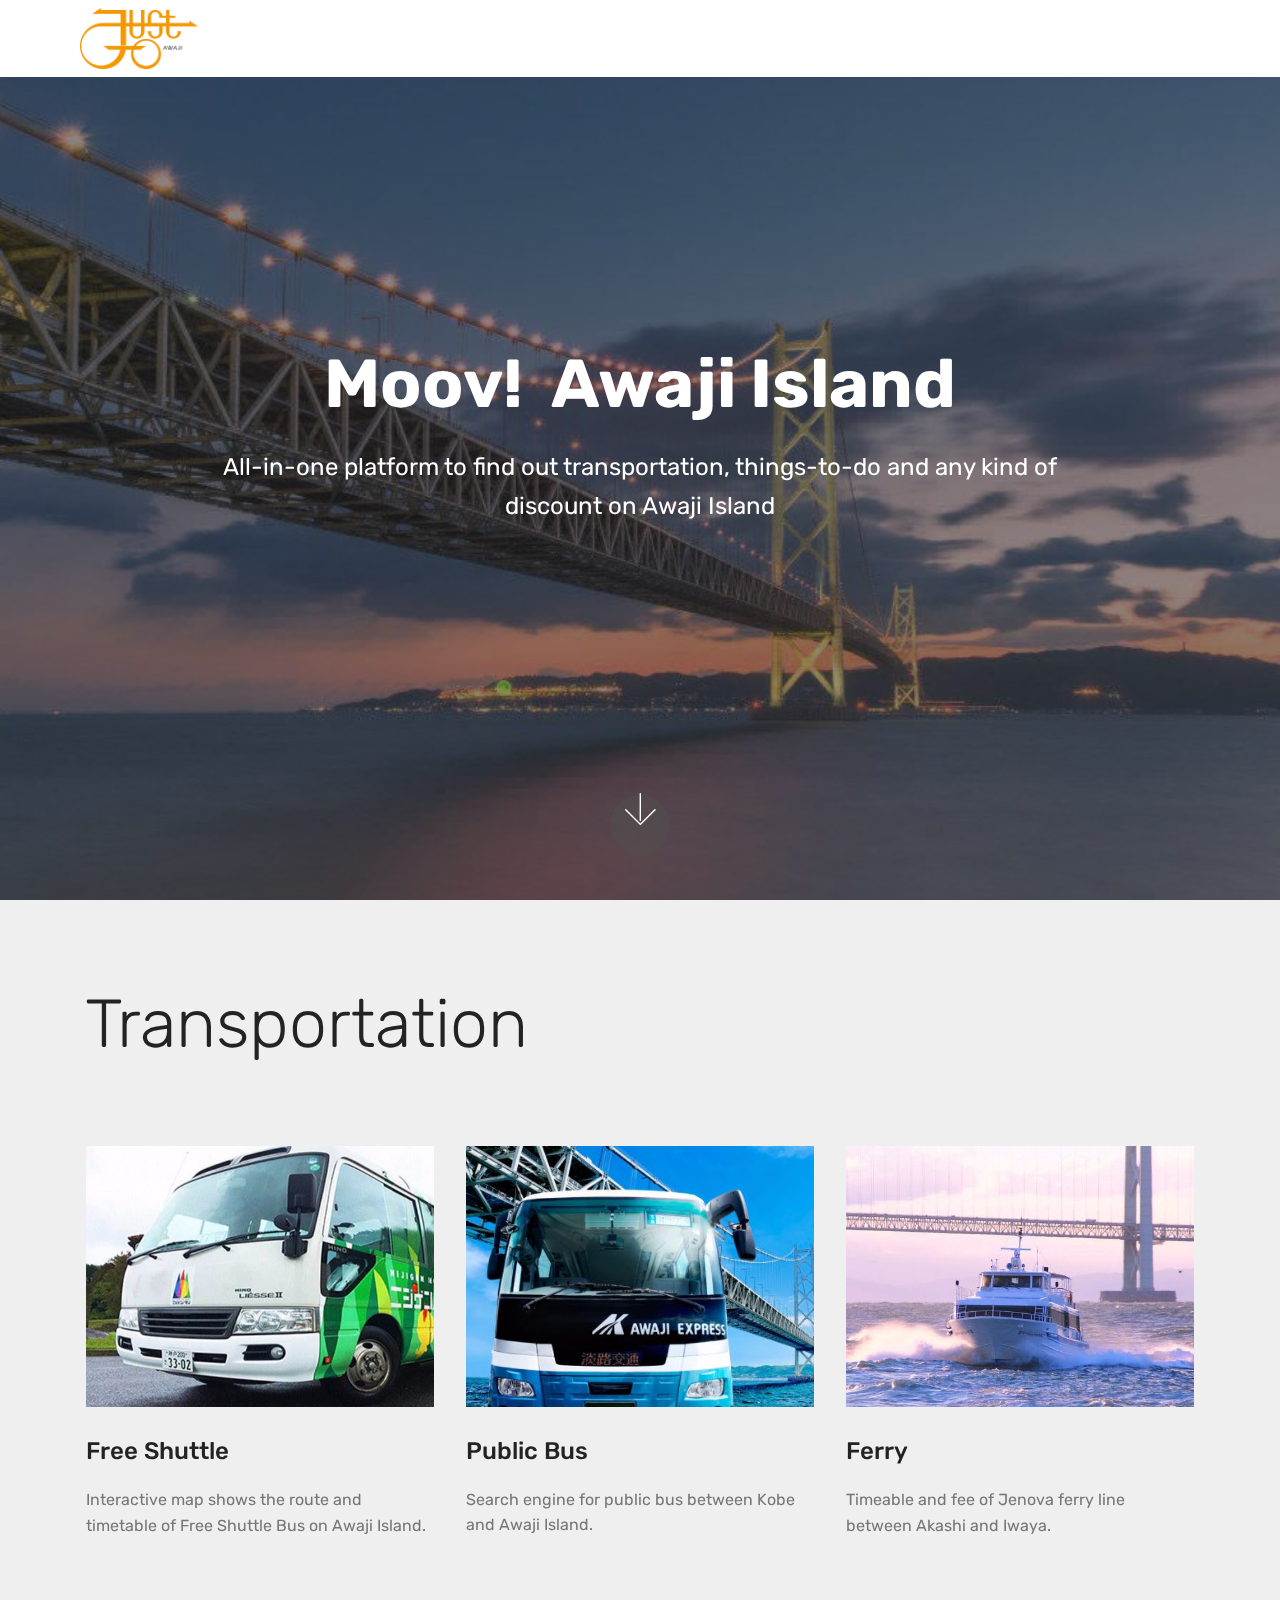
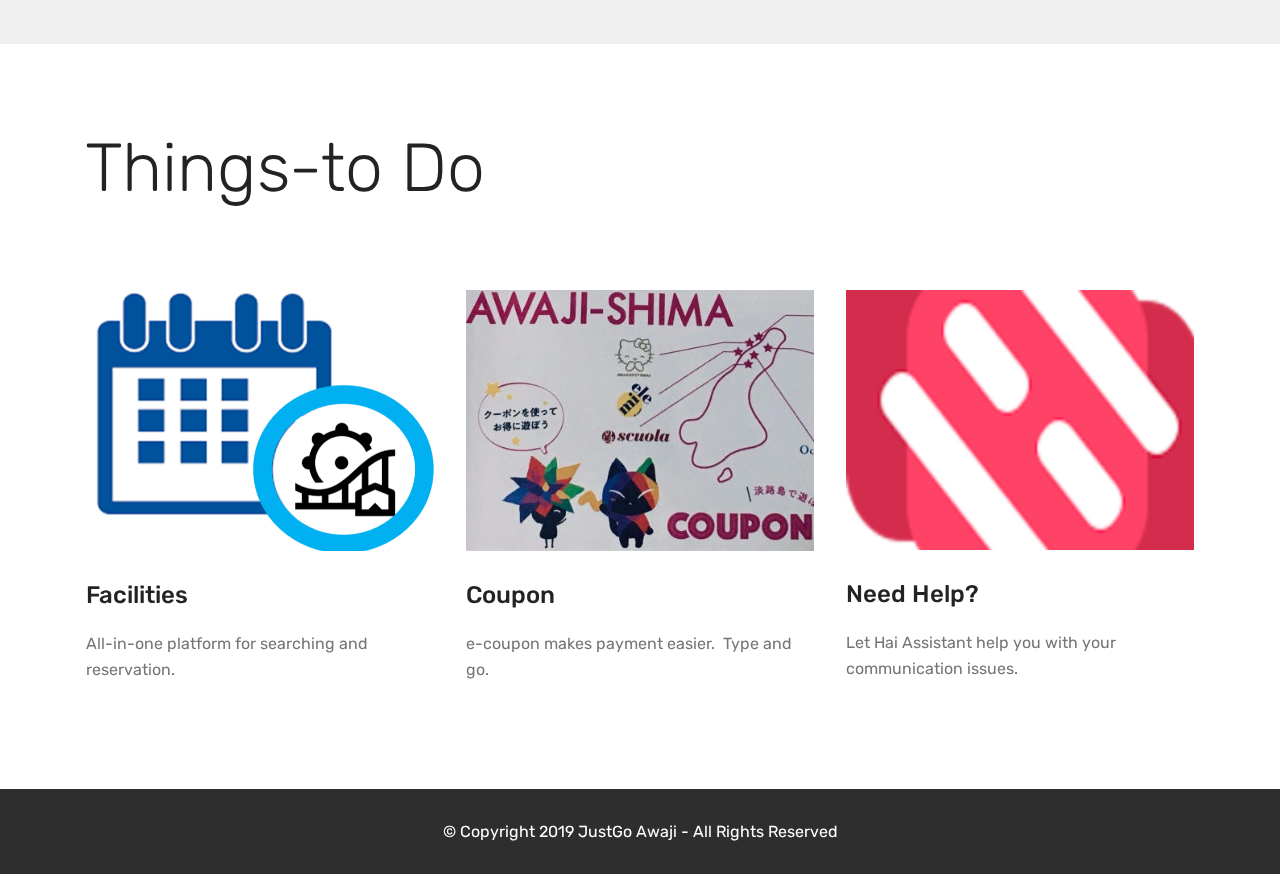
<file: index.html>
<!DOCTYPE html>
<html  >
<head>
  <!-- Site made with Mobirise Website Builder v4.10.5, https://mobirise.com -->
  <meta charset="UTF-8">
  <meta http-equiv="X-UA-Compatible" content="IE=edge">
  <meta name="generator" content="Mobirise v4.10.5, mobirise.com">
  <meta name="viewport" content="width=device-width, initial-scale=1, minimum-scale=1">
  <link rel="shortcut icon" href="assets/images/just-go-logo-word-128x66.png" type="image/x-icon">
  <meta name="description" content="">
  
  <title>Awaji Infrastructure</title>
  <link rel="stylesheet" href="assets/web/assets/mobirise-icons/mobirise-icons.css">
  <link rel="stylesheet" href="assets/tether/tether.min.css">
  <link rel="stylesheet" href="assets/bootstrap/css/bootstrap.min.css">
  <link rel="stylesheet" href="assets/bootstrap/css/bootstrap-grid.min.css">
  <link rel="stylesheet" href="assets/bootstrap/css/bootstrap-reboot.min.css">
  <link rel="stylesheet" href="assets/dropdown/css/style.css">
  <link rel="stylesheet" href="assets/theme/css/style.css">
  <link rel="stylesheet" href="assets/mobirise/css/mbr-additional.css" type="text/css">
  
  
  
</head>
<body>

<!-- Google Analytics -->
<script src="https://apps.elfsight.com/p/platform.js" defer></script>
<div class="elfsight-app-251944a1-7859-422a-91ca-8534b4e37d1e"></div>
<!-- /Google Analytics -->


  <section class="menu cid-rwaJgnf6tN" once="menu" id="menu2-5">

    

    <nav class="navbar navbar-expand beta-menu navbar-dropdown align-items-center navbar-fixed-top navbar-toggleable-sm">
        <button class="navbar-toggler navbar-toggler-right" type="button" data-toggle="collapse" data-target="#navbarSupportedContent" aria-controls="navbarSupportedContent" aria-expanded="false" aria-label="Toggle navigation">
            <div class="hamburger">
                <span></span>
                <span></span>
                <span></span>
                <span></span>
            </div>
        </button>
        <div class="menu-logo">
            <div class="navbar-brand">
                <span class="navbar-logo">
                    <a href="https://mobirise.co">
                        <img src="assets/images/just-go-logo-word-122x63.png" alt="Mobirise" title="" style="height: 3.8rem;">
                    </a>
                </span>
                
            </div>
        </div>
        <div class="collapse navbar-collapse" id="navbarSupportedContent">
            <ul class="navbar-nav nav-dropdown nav-right" data-app-modern-menu="true"><li class="nav-item">
                    <a class="nav-link link text-white display-4" href="https://www.facebook.com/justgoawaji/?ref=br_rs">
                        About Us
                    </a>
                </li></ul>
            
        </div>
    </nav>
</section>

<section class="engine"><a href="https://mobirise.info/h">create your own web page for free</a></section><section class="cid-rwaG24K1sz mbr-fullscreen mbr-parallax-background" id="header2-1">

    

    <div class="mbr-overlay" style="opacity: 0.5; background-color: rgb(35, 35, 35);"></div>

    <div class="container align-center">
        <div class="row justify-content-md-center">
            <div class="mbr-white col-md-10">
                <h1 class="mbr-section-title mbr-bold pb-3 mbr-fonts-style display-1">Moov! &nbsp;Awaji Island</h1>
                
                <p class="mbr-text pb-3 mbr-fonts-style display-5">All-in-one platform to find out transportation, things-to-do and any kind of discount on Awaji Island</p>
                
            </div>
        </div>
    </div>
    <div class="mbr-arrow hidden-sm-down" aria-hidden="true">
        <a href="#next">
            <i class="mbri-down mbr-iconfont"></i>
        </a>
    </div>
</section>

<section class="services1 cid-rwaGxULK5v" id="services1-2">
    <!---->
    
    <!---->
    <!--Overlay-->
    
    <!--Container-->
    <div class="container">
        <div class="row justify-content-center">
            <!--Titles-->
            <div class="title pb-5 col-12">
                <h2 class="align-left pb-3 mbr-fonts-style display-1">
                    Transportation</h2>
                
            </div>
            <!--Card-1-->
            <div class="card col-12 col-md-6 p-3 col-lg-4">
                <div class="card-wrapper">
                    <div class="card-img">
                        <a href="https://drive.google.com/open?id=1qfTM6NN1GrR4_aiqkpOcGDHSef9CBTkj&usp=sharing"><img src="assets/images/shuttle-bus-598x431.jpeg" alt="Mobirise" title=""></a>
                    </div>
                    <div class="card-box">
                        <h4 class="card-title mbr-fonts-style display-5">
                            Free Shuttle&nbsp;</h4>
                        <p class="mbr-text mbr-fonts-style display-7">Interactive map shows the route and timetable of Free Shuttle Bus on Awaji Island.</p>
                        <!--Btn-->
                        
                    </div>
                </div>
            </div>
            <!--Card-2-->
            <div class="card col-12 col-md-6 p-3 col-lg-4">
                <div class="card-wrapper">
                    <div class="card-img">
                        <a href="http://www.656.ch/busmo/"><img src="assets/images/awajibus-1-696x364.jpeg" alt="Mobirise" title=""></a>
                    </div>
                    <div class="card-box">
                        <h4 class="card-title mbr-fonts-style display-5">
                            Public Bus</h4>
                        <p class="mbr-text mbr-fonts-style display-7">Search engine for public bus between Kobe and Awaji Island.</p>
                        <!--Btn-->
                        
                    </div>
                </div>
            </div>
            <!--Card-3-->
            <div class="card col-12 col-md-6 p-3 col-lg-4 last-child">
                <div class="card-wrapper">
                    <div class="card-img">
                        <a href="http://www.jenova-line.co.jp/jikoku.php#03"><img src="assets/images/ferry-696x522.jpeg" alt="Mobirise" title=""></a>
                    </div>
                    <div class="card-box">
                        <h4 class="card-title mbr-fonts-style display-5">Ferry</h4>
                        <p class="mbr-text mbr-fonts-style display-7">Timeable and fee of Jenova ferry line between Akashi and Iwaya.&nbsp;</p>
                        <!--Btn-->
                        
                    </div>
                </div>
            </div>
            <!--Card-4-->
            
        </div>
    </div>
</section>

<section class="services1 cid-rwbov0xgQ7" id="services1-7">
    <!---->
    
    <!---->
    <!--Overlay-->
    
    <!--Container-->
    <div class="container">
        <div class="row justify-content-center">
            <!--Titles-->
            <div class="title pb-5 col-12">
                <h2 class="align-left pb-3 mbr-fonts-style display-1">
                    Things-to Do</h2>
                
            </div>
            <!--Card-1-->
            <div class="card col-12 col-md-6 p-3 col-lg-4">
                <div class="card-wrapper">
                    <div class="card-img">
                        <a href="https://awaji-resort.com/asobo/"><img src="assets/images/reservation-696x519.png" alt="Mobirise" title=""></a>
                    </div>
                    <div class="card-box">
                        <h4 class="card-title mbr-fonts-style display-5">
                            Facilities</h4>
                        <p class="mbr-text mbr-fonts-style display-7">All-in-one platform for searching and reservation.</p>
                        <!--Btn-->
                        
                    </div>
                </div>
            </div>
            <!--Card-2-->
            <div class="card col-12 col-md-6 p-3 col-lg-4">
                <div class="card-wrapper">
                    <div class="card-img">
                        <a href="page1.html"><img src="assets/images/coupon-696x328.jpeg" alt="Mobirise" title=""></a>
                    </div>
                    <div class="card-box">
                        <h4 class="card-title mbr-fonts-style display-5">Coupon</h4>
                        <p class="mbr-text mbr-fonts-style display-7">e-coupon makes payment easier. &nbsp;Type and go.</p>
                        <!--Btn-->
                        
                    </div>
                </div>
            </div>
            <!--Card-3-->
            <div class="card col-12 col-md-6 p-3 col-lg-4 last-child">
                <div class="card-wrapper">
                    <div class="card-img">
                        <a href="https://www.facebook.com/haiassistant/"><img src="assets/images/hai2-2-696x258.png" alt="Mobirise" title=""></a>
                    </div>
                    <div class="card-box">
                        <h4 class="card-title mbr-fonts-style display-5">Need Help?</h4>
                        <p class="mbr-text mbr-fonts-style display-7">Let Hai Assistant help you with your communication issues.&nbsp;<br></p>
                        <!--Btn-->
                        
                    </div>
                </div>
            </div>
            <!--Card-4-->
            
        </div>
    </div>
</section>

<section once="footers" class="cid-rwiIyCEqJA" id="footer6-a">

    

    

    <div class="container">
        <div class="media-container-row align-center mbr-white">
            <div class="col-12">
                <p class="mbr-text mb-0 mbr-fonts-style display-7">
                    © Copyright 2019 JustGo Awaji - All Rights Reserved
                </p>
            </div>
        </div>
    </div>
</section>


  <script src="assets/web/assets/jquery/jquery.min.js"></script>
  <script src="assets/popper/popper.min.js"></script>
  <script src="assets/tether/tether.min.js"></script>
  <script src="assets/bootstrap/js/bootstrap.min.js"></script>
  <script src="assets/smoothscroll/smooth-scroll.js"></script>
  <script src="assets/dropdown/js/nav-dropdown.js"></script>
  <script src="assets/dropdown/js/navbar-dropdown.js"></script>
  <script src="assets/touchswipe/jquery.touch-swipe.min.js"></script>
  <script src="assets/parallax/jarallax.min.js"></script>
  <script src="assets/theme/js/script.js"></script>
  
  
</body>
</html>
</file>
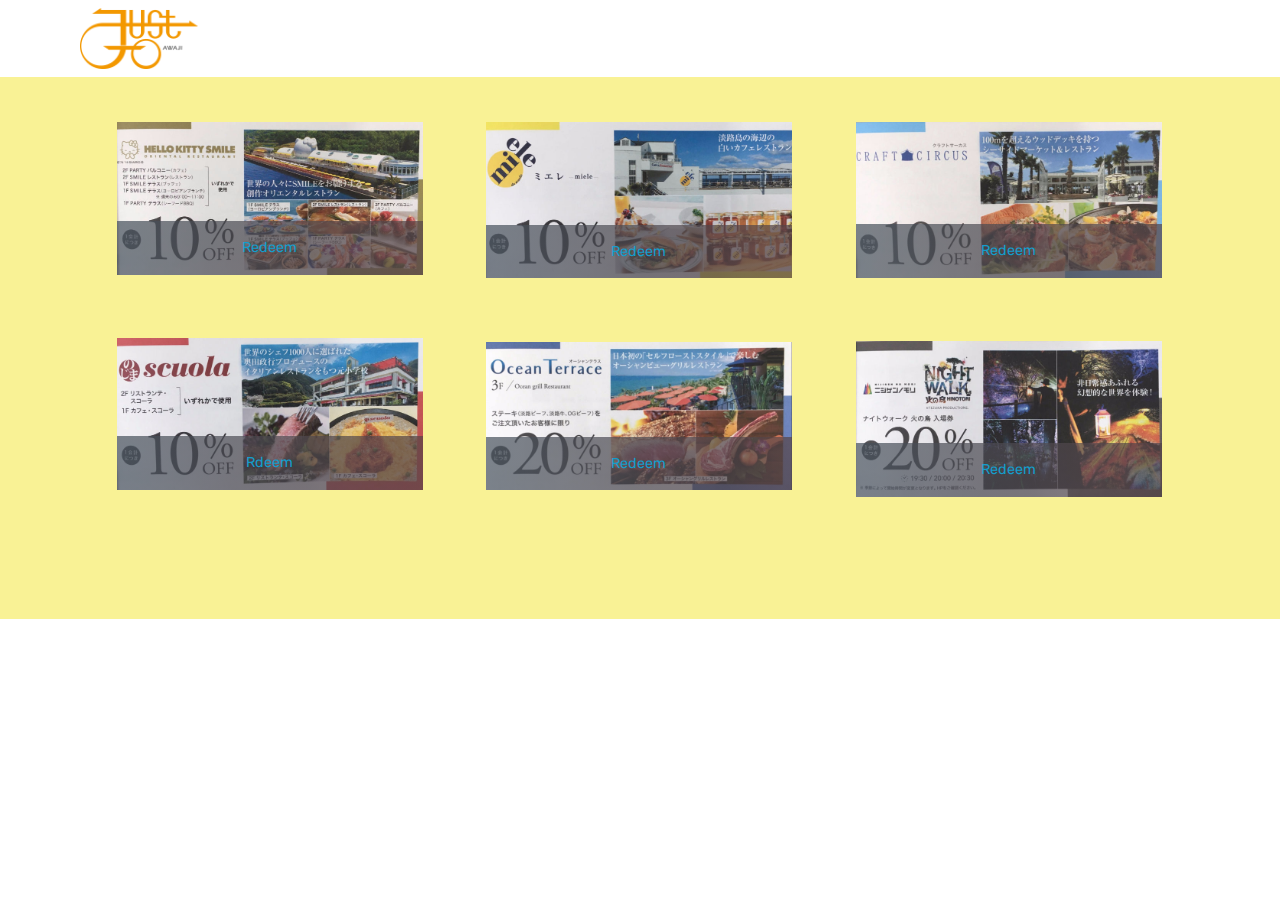
<file: page1.html>
<!DOCTYPE html>
<html  >
<head>
  <!-- Site made with Mobirise Website Builder v4.10.5, https://mobirise.com -->
  <meta charset="UTF-8">
  <meta http-equiv="X-UA-Compatible" content="IE=edge">
  <meta name="generator" content="Mobirise v4.10.5, mobirise.com">
  <meta name="viewport" content="width=device-width, initial-scale=1, minimum-scale=1">
  <link rel="shortcut icon" href="assets/images/just-go-logo-word-128x66.png" type="image/x-icon">
  <meta name="description" content="Web Site Creator Description">
  
  <title>Coupon List</title>
  <link rel="stylesheet" href="assets/web/assets/mobirise-icons/mobirise-icons.css">
  <link rel="stylesheet" href="assets/tether/tether.min.css">
  <link rel="stylesheet" href="assets/bootstrap/css/bootstrap.min.css">
  <link rel="stylesheet" href="assets/bootstrap/css/bootstrap-grid.min.css">
  <link rel="stylesheet" href="assets/bootstrap/css/bootstrap-reboot.min.css">
  <link rel="stylesheet" href="assets/dropdown/css/style.css">
  <link rel="stylesheet" href="assets/theme/css/style.css">
  <link rel="stylesheet" href="assets/gallery/style.css">
  <link rel="stylesheet" href="assets/mobirise/css/mbr-additional.css" type="text/css">
  
  
  
</head>
<body>

<!-- Google Analytics -->
<script src="https://apps.elfsight.com/p/platform.js" defer></script>
<div class="elfsight-app-251944a1-7859-422a-91ca-8534b4e37d1e"></div>
<!-- /Google Analytics -->


  <section class="menu cid-rwaJgnf6tN" once="menu" id="menu2-9">

    

    <nav class="navbar navbar-expand beta-menu navbar-dropdown align-items-center navbar-fixed-top navbar-toggleable-sm">
        <button class="navbar-toggler navbar-toggler-right" type="button" data-toggle="collapse" data-target="#navbarSupportedContent" aria-controls="navbarSupportedContent" aria-expanded="false" aria-label="Toggle navigation">
            <div class="hamburger">
                <span></span>
                <span></span>
                <span></span>
                <span></span>
            </div>
        </button>
        <div class="menu-logo">
            <div class="navbar-brand">
                <span class="navbar-logo">
                    <a href="https://mobirise.co">
                        <img src="assets/images/just-go-logo-word-122x63.png" alt="Mobirise" title="" style="height: 3.8rem;">
                    </a>
                </span>
                
            </div>
        </div>
        <div class="collapse navbar-collapse" id="navbarSupportedContent">
            <ul class="navbar-nav nav-dropdown nav-right" data-app-modern-menu="true"><li class="nav-item">
                    <a class="nav-link link text-white display-4" href="https://www.facebook.com/justgoawaji/?ref=br_rs">
                        About Us
                    </a>
                </li></ul>
            
        </div>
    </nav>
</section>

<section class="engine"><a href="https://mobirise.info/z">best free website templates</a></section><section class="mbr-gallery mbr-slider-carousel cid-rwfGSHfrzv" id="gallery1-9">

    

    <div class="container">
        <div><!-- Filter --><!-- Gallery --><div class="mbr-gallery-row"><div class="mbr-gallery-layout-default"><div><div><div class="mbr-gallery-item mbr-gallery-item--p4" data-video-url="false" data-tags="Awesome"><div href="#lb-gallery1-9" data-slide-to="0" data-toggle="modal"><img src="assets/images/c3-hellokitty-1692x844-800x399.jpeg" alt="" title=""><span class="icon-focus"></span><span class="mbr-gallery-title mbr-fonts-style display-7"><a href="https://forms.gle/fekyC2UJd3BvecXY9">Redeem</a></span></div></div><div class="mbr-gallery-item mbr-gallery-item--p4" data-video-url="false" data-tags="Responsive"><div href="#lb-gallery1-9" data-slide-to="1" data-toggle="modal"><img src="assets/images/c1-miele-coupn-1625x846-800x409.jpeg" alt="" title=""><span class="icon-focus"></span><span class="mbr-gallery-title mbr-fonts-style display-7"><a href="https://forms.gle/gjQnANDvvqMSS2bQ9">Redeem</a></span></div></div><div class="mbr-gallery-item mbr-gallery-item--p4" data-video-url="false" data-tags="Creative"><div href="#lb-gallery1-9" data-slide-to="2" data-toggle="modal"><img src="assets/images/c2-craftcircus-1585x804-800x407.jpeg" alt="" title=""><span class="icon-focus"></span><span class="mbr-gallery-title mbr-fonts-style display-7"><a href="https://forms.gle/WLgJdtpA96bVQoHN6">Redeem</a></span></div></div><div class="mbr-gallery-item mbr-gallery-item--p4" data-video-url="false" data-tags="Animated"><div href="#lb-gallery1-9" data-slide-to="3" data-toggle="modal"><img src="assets/images/c4-scuola-1542x772-800x397.jpeg" alt="" title=""><span class="icon-focus"></span><span class="mbr-gallery-title mbr-fonts-style display-7"><a href="https://forms.gle/z8nQXw6mPKW1dBZk9">Rdeem</a></span></div></div><div class="mbr-gallery-item mbr-gallery-item--p4" data-video-url="false" data-tags="Awesome"><div href="#lb-gallery1-9" data-slide-to="4" data-toggle="modal"><img src="assets/images/c5-nightwalk-1564x801-800x407.jpeg" alt="" title=""><span class="icon-focus"></span><span class="mbr-gallery-title mbr-fonts-style display-7"><a href="https://forms.gle/buc1sPABygZN9Jt28">Redeem</a></span></div></div><div class="mbr-gallery-item mbr-gallery-item--p4" data-video-url="false" data-tags="Animated"><div href="#lb-gallery1-9" data-slide-to="5" data-toggle="modal"><img src="assets/images/c6-oct-1611x788-800x388.jpeg" alt="" title=""><span class="icon-focus"></span><span class="mbr-gallery-title mbr-fonts-style display-7"><a href="https://forms.gle/SHfYHtUirEW9UfNM9">Redeem</a></span></div></div></div></div><div class="clearfix"></div></div></div><!-- Lightbox --><div data-app-prevent-settings="" class="mbr-slider modal fade carousel slide" tabindex="-1" data-keyboard="true" data-interval="false" id="lb-gallery1-9"><div class="modal-dialog"><div class="modal-content"><div class="modal-body"><div class="carousel-inner"><div class="carousel-item"><img src="assets/images/c3-hellokitty-1692x844.jpeg" alt="" title=""></div><div class="carousel-item"><img src="assets/images/c1-miele-coupn-1625x846.jpeg" alt="" title=""></div><div class="carousel-item"><img src="assets/images/c2-craftcircus-1585x804.jpeg" alt="" title=""></div><div class="carousel-item"><img src="assets/images/c4-scuola-1542x772.jpeg" alt="" title=""></div><div class="carousel-item active"><img src="assets/images/c5-nightwalk-1564x801.jpeg" alt="" title=""></div><div class="carousel-item"><img src="assets/images/c6-oct-1611x788.jpeg" alt="" title=""></div></div><a class="carousel-control carousel-control-prev" role="button" data-slide="prev" href="#lb-gallery1-9"><span class="mbri-left mbr-iconfont" aria-hidden="true"></span><span class="sr-only">Previous</span></a><a class="carousel-control carousel-control-next" role="button" data-slide="next" href="#lb-gallery1-9"><span class="mbri-right mbr-iconfont" aria-hidden="true"></span><span class="sr-only">Next</span></a><a class="close" href="#" role="button" data-dismiss="modal"><span class="sr-only">Close</span></a></div></div></div></div></div>
    </div>

</section>


  <script src="assets/web/assets/jquery/jquery.min.js"></script>
  <script src="assets/popper/popper.min.js"></script>
  <script src="assets/tether/tether.min.js"></script>
  <script src="assets/bootstrap/js/bootstrap.min.js"></script>
  <script src="assets/smoothscroll/smooth-scroll.js"></script>
  <script src="assets/dropdown/js/nav-dropdown.js"></script>
  <script src="assets/dropdown/js/navbar-dropdown.js"></script>
  <script src="assets/touchswipe/jquery.touch-swipe.min.js"></script>
  <script src="assets/vimeoplayer/jquery.mb.vimeo_player.js"></script>
  <script src="assets/bootstrapcarouselswipe/bootstrap-carousel-swipe.js"></script>
  <script src="assets/masonry/masonry.pkgd.min.js"></script>
  <script src="assets/imagesloaded/imagesloaded.pkgd.min.js"></script>
  <script src="assets/theme/js/script.js"></script>
  <script src="assets/gallery/player.min.js"></script>
  <script src="assets/gallery/script.js"></script>
  <script src="assets/slidervideo/script.js"></script>
  
  
</body>
</html>
</file>
<file: assets/web/assets/mobirise-icons/mobirise-icons.css>
@font-face {
  font-family: 'MobiriseIcons';
  src:  url('mobirise-icons.eot?spat4u');
  src:  url('mobirise-icons.eot?spat4u#iefix') format('embedded-opentype'),
    url('mobirise-icons.ttf?spat4u') format('truetype'),
    url('mobirise-icons.woff?spat4u') format('woff'),
    url('mobirise-icons.svg?spat4u#MobiriseIcons') format('svg');
  font-weight: normal;
  font-style: normal;
}

[class^="mbri-"], [class*=" mbri-"] {
  /* use !important to prevent issues with browser extensions that change fonts */
  font-family: MobiriseIcons !important;
  speak: none;
  font-style: normal;
  font-weight: normal;
  font-variant: normal;
  text-transform: none;
  line-height: 1;

  /* Better Font Rendering =========== */
  -webkit-font-smoothing: antialiased;
  -moz-osx-font-smoothing: grayscale;
}

.mbri-add-submenu:before {
  content: "\e900";
}
.mbri-alert:before {
  content: "\e901";
}
.mbri-align-center:before {
  content: "\e902";
}
.mbri-align-justify:before {
  content: "\e903";
}
.mbri-align-left:before {
  content: "\e904";
}
.mbri-align-right:before {
  content: "\e905";
}
.mbri-android:before {
  content: "\e906";
}
.mbri-apple:before {
  content: "\e907";
}
.mbri-arrow-down:before {
  content: "\e908";
}
.mbri-arrow-next:before {
  content: "\e909";
}
.mbri-arrow-prev:before {
  content: "\e90a";
}
.mbri-arrow-up:before {
  content: "\e90b";
}
.mbri-bold:before {
  content: "\e90c";
}
.mbri-bookmark:before {
  content: "\e90d";
}
.mbri-bootstrap:before {
  content: "\e90e";
}
.mbri-briefcase:before {
  content: "\e90f";
}
.mbri-browse:before {
  content: "\e910";
}
.mbri-bulleted-list:before {
  content: "\e911";
}
.mbri-calendar:before {
  content: "\e912";
}
.mbri-camera:before {
  content: "\e913";
}
.mbri-cart-add:before {
  content: "\e914";
}
.mbri-cart-full:before {
  content: "\e915";
}
.mbri-cash:before {
  content: "\e916";
}
.mbri-change-style:before {
  content: "\e917";
}
.mbri-chat:before {
  content: "\e918";
}
.mbri-clock:before {
  content: "\e919";
}
.mbri-close:before {
  content: "\e91a";
}
.mbri-cloud:before {
  content: "\e91b";
}
.mbri-code:before {
  content: "\e91c";
}
.mbri-contact-form:before {
  content: "\e91d";
}
.mbri-credit-card:before {
  content: "\e91e";
}
.mbri-cursor-click:before {
  content: "\e91f";
}
.mbri-cust-feedback:before {
  content: "\e920";
}
.mbri-database:before {
  content: "\e921";
}
.mbri-delivery:before {
  content: "\e922";
}
.mbri-desktop:before {
  content: "\e923";
}
.mbri-devices:before {
  content: "\e924";
}
.mbri-down:before {
  content: "\e925";
}
.mbri-download:before {
  content: "\e989";
}
.mbri-drag-n-drop:before {
  content: "\e927";
}
.mbri-drag-n-drop2:before {
  content: "\e928";
}
.mbri-edit:before {
  content: "\e929";
}
.mbri-edit2:before {
  content: "\e92a";
}
.mbri-error:before {
  content: "\e92b";
}
.mbri-extension:before {
  content: "\e92c";
}
.mbri-features:before {
  content: "\e92d";
}
.mbri-file:before {
  content: "\e92e";
}
.mbri-flag:before {
  content: "\e92f";
}
.mbri-folder:before {
  content: "\e930";
}
.mbri-gift:before {
  content: "\e931";
}
.mbri-github:before {
  content: "\e932";
}
.mbri-globe:before {
  content: "\e933";
}
.mbri-globe-2:before {
  content: "\e934";
}
.mbri-growing-chart:before {
  content: "\e935";
}
.mbri-hearth:before {
  content: "\e936";
}
.mbri-help:before {
  content: "\e937";
}
.mbri-home:before {
  content: "\e938";
}
.mbri-hot-cup:before {
  content: "\e939";
}
.mbri-idea:before {
  content: "\e93a";
}
.mbri-image-gallery:before {
  content: "\e93b";
}
.mbri-image-slider:before {
  content: "\e93c";
}
.mbri-info:before {
  content: "\e93d";
}
.mbri-italic:before {
  content: "\e93e";
}
.mbri-key:before {
  content: "\e93f";
}
.mbri-laptop:before {
  content: "\e940";
}
.mbri-layers:before {
  content: "\e941";
}
.mbri-left-right:before {
  content: "\e942";
}
.mbri-left:before {
  content: "\e943";
}
.mbri-letter:before {
  content: "\e944";
}
.mbri-like:before {
  content: "\e945";
}
.mbri-link:before {
  content: "\e946";
}
.mbri-lock:before {
  content: "\e947";
}
.mbri-login:before {
  content: "\e948";
}
.mbri-logout:before {
  content: "\e949";
}
.mbri-magic-stick:before {
  content: "\e94a";
}
.mbri-map-pin:before {
  content: "\e94b";
}
.mbri-menu:before {
  content: "\e94c";
}
.mbri-mobile:before {
  content: "\e94d";
}
.mbri-mobile2:before {
  content: "\e94e";
}
.mbri-mobirise:before {
  content: "\e94f";
}
.mbri-more-horizontal:before {
  content: "\e950";
}
.mbri-more-vertical:before {
  content: "\e951";
}
.mbri-music:before {
  content: "\e952";
}
.mbri-new-file:before {
  content: "\e953";
}
.mbri-numbered-list:before {
  content: "\e954";
}
.mbri-opened-folder:before {
  content: "\e955";
}
.mbri-pages:before {
  content: "\e956";
}
.mbri-paper-plane:before {
  content: "\e957";
}
.mbri-paperclip:before {
  content: "\e958";
}
.mbri-photo:before {
  content: "\e959";
}
.mbri-photos:before {
  content: "\e95a";
}
.mbri-pin:before {
  content: "\e95b";
}
.mbri-play:before {
  content: "\e95c";
}
.mbri-plus:before {
  content: "\e95d";
}
.mbri-preview:before {
  content: "\e95e";
}
.mbri-print:before {
  content: "\e95f";
}
.mbri-protect:before {
  content: "\e960";
}
.mbri-question:before {
  content: "\e961";
}
.mbri-quote-left:before {
  content: "\e962";
}
.mbri-quote-right:before {
  content: "\e963";
}
.mbri-refresh:before {
  content: "\e964";
}
.mbri-responsive:before {
  content: "\e965";
}
.mbri-right:before {
  content: "\e966";
}
.mbri-rocket:before {
  content: "\e967";
}
.mbri-sad-face:before {
  content: "\e968";
}
.mbri-sale:before {
  content: "\e969";
}
.mbri-save:before {
  content: "\e96a";
}
.mbri-search:before {
  content: "\e96b";
}
.mbri-setting:before {
  content: "\e96c";
}
.mbri-setting2:before {
  content: "\e96d";
}
.mbri-setting3:before {
  content: "\e96e";
}
.mbri-share:before {
  content: "\e96f";
}
.mbri-shopping-bag:before {
  content: "\e970";
}
.mbri-shopping-basket:before {
  content: "\e971";
}
.mbri-shopping-cart:before {
  content: "\e972";
}
.mbri-sites:before {
  content: "\e973";
}
.mbri-smile-face:before {
  content: "\e974";
}
.mbri-speed:before {
  content: "\e975";
}
.mbri-star:before {
  content: "\e976";
}
.mbri-success:before {
  content: "\e977";
}
.mbri-sun:before {
  content: "\e978";
}
.mbri-sun2:before {
  content: "\e979";
}
.mbri-tablet:before {
  content: "\e97a";
}
.mbri-tablet-vertical:before {
  content: "\e97b";
}
.mbri-target:before {
  content: "\e97c";
}
.mbri-timer:before {
  content: "\e97d";
}
.mbri-to-ftp:before {
  content: "\e97e";
}
.mbri-to-local-drive:before {
  content: "\e97f";
}
.mbri-touch-swipe:before {
  content: "\e980";
}
.mbri-touch:before {
  content: "\e981";
}
.mbri-trash:before {
  content: "\e982";
}
.mbri-underline:before {
  content: "\e983";
}
.mbri-unlink:before {
  content: "\e984";
}
.mbri-unlock:before {
  content: "\e985";
}
.mbri-up-down:before {
  content: "\e986";
}
.mbri-up:before {
  content: "\e987";
}
.mbri-update:before {
  content: "\e988";
}
.mbri-upload:before {
 content: "\e926"; 
}
.mbri-user:before {
  content: "\e98a";
}
.mbri-user2:before {
  content: "\e98b";
}
.mbri-users:before {
  content: "\e98c";
}
.mbri-video:before {
  content: "\e98d";
}
.mbri-video-play:before {
  content: "\e98e";
}
.mbri-watch:before {
  content: "\e98f";
}
.mbri-website-theme:before {
  content: "\e990";
}
.mbri-wifi:before {
  content: "\e991";
}
.mbri-windows:before {
  content: "\e992";
}
.mbri-zoom-out:before {
  content: "\e993";
}
.mbri-redo:before {
  content: "\e994";
}
.mbri-undo:before {
  content: "\e995";
}
</file>
<file: assets/dropdown/css/style.css>
.navbar-dropdown {
  left: 0;
  padding: 0;
  position: absolute;
  right: 0;
  top: 0;
  transition: all 0.45s ease;
  z-index: 1030;
  background: #282828; }
  .navbar-dropdown .navbar-logo {
    margin-right: 0.8rem;
    transition: margin 0.3s ease-in-out;
    vertical-align: middle; }
    .navbar-dropdown .navbar-logo img {
      height: 3.125rem;
      transition: all 0.3s ease-in-out; }
    .navbar-dropdown .navbar-logo.mbr-iconfont {
      font-size: 3.125rem;
      line-height: 3.125rem; }
  .navbar-dropdown .navbar-caption {
    font-weight: 700;
    white-space: normal;
    vertical-align: -4px;
    line-height: 3.125rem !important; }
    .navbar-dropdown .navbar-caption, .navbar-dropdown .navbar-caption:hover {
      color: inherit;
      text-decoration: none; }
  .navbar-dropdown .mbr-iconfont + .navbar-caption {
    vertical-align: -1px; }
  .navbar-dropdown.navbar-fixed-top {
    position: fixed; }
  .navbar-dropdown .navbar-brand span {
    vertical-align: -4px; }
  .navbar-dropdown.bg-color.transparent {
    background: none; }
  .navbar-dropdown.navbar-short .navbar-brand {
    padding: 0.625rem 0; }
    .navbar-dropdown.navbar-short .navbar-brand span {
      vertical-align: -1px; }
  .navbar-dropdown.navbar-short .navbar-caption {
    line-height: 2.375rem !important;
    vertical-align: -2px; }
  .navbar-dropdown.navbar-short .navbar-logo {
    margin-right: 0.5rem; }
    .navbar-dropdown.navbar-short .navbar-logo img {
      height: 2.375rem; }
    .navbar-dropdown.navbar-short .navbar-logo.mbr-iconfont {
      font-size: 2.375rem;
      line-height: 2.375rem; }
  .navbar-dropdown.navbar-short .mbr-table-cell {
    height: 3.625rem; }
  .navbar-dropdown .navbar-close {
    left: 0.6875rem;
    position: fixed;
    top: 0.75rem;
    z-index: 1000; }
  .navbar-dropdown .hamburger-icon {
    content: "";
    display: inline-block;
    vertical-align: middle;
    width: 16px;
    -webkit-box-shadow: 0 -6px 0 1px #282828,0 0 0 1px #282828,0 6px 0 1px #282828;
    -moz-box-shadow: 0 -6px 0 1px #282828,0 0 0 1px #282828,0 6px 0 1px #282828;
    box-shadow: 0 -6px 0 1px #282828,0 0 0 1px #282828,0 6px 0 1px #282828; }

.dropdown-menu .dropdown-toggle[data-toggle="dropdown-submenu"]::after {
  border-bottom: 0.35em solid transparent;
  border-left: 0.35em solid;
  border-right: 0;
  border-top: 0.35em solid transparent;
  margin-left: 0.3rem; }

.dropdown-menu .dropdown-item:focus {
  outline: 0; }

.nav-dropdown {
  font-size: 0.75rem;
  font-weight: 500;
  height: auto !important; }
  .nav-dropdown .nav-btn {
    padding-left: 1rem; }
  .nav-dropdown .link {
    margin: .667em 1.667em;
    font-weight: 500;
    padding: 0;
    transition: color .2s ease-in-out; }
    .nav-dropdown .link.dropdown-toggle {
      margin-right: 2.583em; }
      .nav-dropdown .link.dropdown-toggle::after {
        margin-left: .25rem;
        border-top: 0.35em solid;
        border-right: 0.35em solid transparent;
        border-left: 0.35em solid transparent;
        border-bottom: 0; }
      .nav-dropdown .link.dropdown-toggle[aria-expanded="true"] {
        margin: 0;
        padding: 0.667em 3.263em  0.667em 1.667em; }
  .nav-dropdown .link::after,
  .nav-dropdown .dropdown-item::after {
    color: inherit; }
  .nav-dropdown .btn {
    font-size: 0.75rem;
    font-weight: 700;
    letter-spacing: 0;
    margin-bottom: 0;
    padding-left: 1.25rem;
    padding-right: 1.25rem; }
  .nav-dropdown .dropdown-menu {
    border-radius: 0;
    border: 0;
    left: 0;
    margin: 0;
    padding-bottom: 1.25rem;
    padding-top: 1.25rem;
    position: relative; }
  .nav-dropdown .dropdown-submenu {
    margin-left: 0.125rem;
    top: 0; }
  .nav-dropdown .dropdown-item {
    font-weight: 500;
    line-height: 2;
    padding: 0.3846em 4.615em 0.3846em 1.5385em;
    position: relative;
    transition: color .2s ease-in-out, background-color .2s ease-in-out; }
    .nav-dropdown .dropdown-item::after {
      margin-top: -0.3077em;
      position: absolute;
      right: 1.1538em;
      top: 50%; }
    .nav-dropdown .dropdown-item:focus, .nav-dropdown .dropdown-item:hover {
      background: none; }

@media (max-width: 767px) {
  .nav-dropdown.navbar-toggleable-sm {
    bottom: 0;
    display: none;
    left: 0;
    overflow-x: hidden;
    position: fixed;
    top: 0;
    transform: translateX(-100%);
    -ms-transform: translateX(-100%);
    -webkit-transform: translateX(-100%);
    width: 18.75rem;
    z-index: 999; } }
.nav-dropdown.navbar-toggleable-xl {
  bottom: 0;
  display: none;
  left: 0;
  overflow-x: hidden;
  position: fixed;
  top: 0;
  transform: translateX(-100%);
  -ms-transform: translateX(-100%);
  -webkit-transform: translateX(-100%);
  width: 18.75rem;
  z-index: 999; }

.nav-dropdown-sm {
  display: block !important;
  overflow-x: hidden;
  overflow: auto;
  padding-top: 3.875rem; }
  .nav-dropdown-sm::after {
    content: "";
    display: block;
    height: 3rem;
    width: 100%; }
  .nav-dropdown-sm.collapse.in ~ .navbar-close {
    display: block !important; }
  .nav-dropdown-sm.collapsing, .nav-dropdown-sm.collapse.in {
    transform: translateX(0);
    -ms-transform: translateX(0);
    -webkit-transform: translateX(0);
    transition: all 0.25s ease-out;
    -webkit-transition: all 0.25s ease-out;
    background: #282828; }
  .nav-dropdown-sm.collapsing[aria-expanded="false"] {
    transform: translateX(-100%);
    -ms-transform: translateX(-100%);
    -webkit-transform: translateX(-100%); }
  .nav-dropdown-sm .nav-item {
    display: block;
    margin-left: 0 !important;
    padding-left: 0; }
  .nav-dropdown-sm .link,
  .nav-dropdown-sm .dropdown-item {
    border-top: 1px dotted rgba(255, 255, 255, 0.1);
    font-size: 0.8125rem;
    line-height: 1.6;
    margin: 0 !important;
    padding: 0.875rem 2.4rem 0.875rem 1.5625rem !important;
    position: relative;
    white-space: normal; }
    .nav-dropdown-sm .link:focus, .nav-dropdown-sm .link:hover,
    .nav-dropdown-sm .dropdown-item:focus,
    .nav-dropdown-sm .dropdown-item:hover {
      background: rgba(0, 0, 0, 0.2) !important;
      color: #c0a375; }
  .nav-dropdown-sm .nav-btn {
    position: relative;
    padding: 1.5625rem 1.5625rem 0 1.5625rem; }
    .nav-dropdown-sm .nav-btn::before {
      border-top: 1px dotted rgba(255, 255, 255, 0.1);
      content: "";
      left: 0;
      position: absolute;
      top: 0;
      width: 100%; }
    .nav-dropdown-sm .nav-btn + .nav-btn {
      padding-top: 0.625rem; }
      .nav-dropdown-sm .nav-btn + .nav-btn::before {
        display: none; }
  .nav-dropdown-sm .btn {
    padding: 0.625rem 0; }
  .nav-dropdown-sm .dropdown-toggle[data-toggle="dropdown-submenu"]::after {
    margin-left: .25rem;
    border-top: 0.35em solid;
    border-right: 0.35em solid transparent;
    border-left: 0.35em solid transparent;
    border-bottom: 0; }
  .nav-dropdown-sm .dropdown-toggle[data-toggle="dropdown-submenu"][aria-expanded="true"]::after {
    border-top: 0;
    border-right: 0.35em solid transparent;
    border-left: 0.35em solid transparent;
    border-bottom: 0.35em solid; }
  .nav-dropdown-sm .dropdown-menu {
    margin: 0;
    padding: 0;
    position: relative;
    top: 0;
    left: 0;
    width: 100%;
    border: 0;
    float: none;
    border-radius: 0;
    background: none; }
  .nav-dropdown-sm .dropdown-submenu {
    left: 100%;
    margin-left: 0.125rem;
    margin-top: -1.25rem;
    top: 0; }

.navbar-toggleable-sm .nav-dropdown .dropdown-menu {
  position: absolute; }

.navbar-toggleable-sm .nav-dropdown .dropdown-submenu {
  left: 100%;
  margin-left: 0.125rem;
  margin-top: -1.25rem;
  top: 0; }

.navbar-toggleable-sm.opened .nav-dropdown .dropdown-menu {
  position: relative; }

.navbar-toggleable-sm.opened .nav-dropdown .dropdown-submenu {
  left: 0;
  margin-left: 00rem;
  margin-top: 0rem;
  top: 0; }

.is-builder .nav-dropdown.collapsing {
  transition: none !important; }

/*# sourceMappingURL=style.css.map */
</file>
<file: assets/theme/css/style.css>
/*!
 * Mobirise v4 theme (https://mobirise.com/)
 * Copyright 2017 Mobirise
 */
section {
  background-color: #eeeeee; }

section,
.container,
.container-fluid {
  position: relative;
  word-wrap: break-word; }

a.mbr-iconfont:hover {
  text-decoration: none; }

.article .lead p, .article .lead ul, .article .lead ol, .article .lead pre, .article .lead blockquote {
  margin-bottom: 0; }

a {
  font-style: normal;
  font-weight: 400;
  cursor: pointer; }
  a, a:hover {
    text-decoration: none; }

figure {
  margin-bottom: 0; }

body {
  color: #232323; }

h1, h2, h3, h4, h5, h6,
.h1, .h2, .h3, .h4, .h5, .h6,
.display-1, .display-2, .display-3, .display-4 {
  line-height: 1;
  word-break: break-word;
  word-wrap: break-word; }

b, strong {
  font-weight: bold; }

blockquote {
  padding: 10px 0 10px 20px;
  position: relative;
  border-left: 2px solid;
  border-color: #ff3366; }

input:-webkit-autofill, input:-webkit-autofill:hover, input:-webkit-autofill:focus, input:-webkit-autofill:active {
  transition-delay: 9999s;
  transition-property: background-color, color; }

textarea[type="hidden"] {
  display: none; }

body {
  position: relative; }

section {
  background-position: 50% 50%;
  background-repeat: no-repeat;
  background-size: cover; }
  section .mbr-background-video,
  section .mbr-background-video-preview {
    position: absolute;
    bottom: 0;
    left: 0;
    right: 0;
    top: 0; }

.hidden {
  visibility: hidden; }

.mbr-z-index20 {
  z-index: 20; }

/*! Base colors */
.mbr-white {
  color: #ffffff; }

.mbr-black {
  color: #000000; }

.mbr-bg-white {
  background-color: #ffffff; }

.mbr-bg-black {
  background-color: #000000; }

/*! Text-aligns */
.align-left {
  text-align: left; }

.align-center {
  text-align: center; }

.align-right {
  text-align: right; }

@media (max-width: 767px) {
  .align-left, .align-center, .align-right, .mbr-section-btn, .mbr-section-title {
    text-align: center; } }
/*! Font-weight  */
.mbr-light {
  font-weight: 300; }

.mbr-regular {
  font-weight: 400; }

.mbr-semibold {
  font-weight: 500; }

.mbr-bold {
  font-weight: 700; }

/*! Media  */
.media-size-item {
  -webkit-flex: 1 1 auto;
  -moz-flex: 1 1 auto;
  -ms-flex: 1 1 auto;
  -o-flex: 1 1 auto;
  flex: 1 1 auto; }

.media-content {
  -webkit-flex-basis: 100%;
  flex-basis: 100%; }

.media-container-row {
  display: -ms-flexbox;
  display: -webkit-flex;
  display: flex;
  -webkit-flex-direction: row;
  -ms-flex-direction: row;
  flex-direction: row;
  -webkit-flex-wrap: wrap;
  -ms-flex-wrap: wrap;
  flex-wrap: wrap;
  -webkit-justify-content: center;
  -ms-flex-pack: center;
  justify-content: center;
  -webkit-align-content: center;
  -ms-flex-line-pack: center;
  align-content: center;
  -webkit-align-items: start;
  -ms-flex-align: start;
  align-items: start; }
  .media-container-row .media-size-item {
    width: 400px; }

.media-container-column {
  display: -ms-flexbox;
  display: -webkit-flex;
  display: flex;
  -webkit-flex-direction: column;
  -ms-flex-direction: column;
  flex-direction: column;
  -webkit-flex-wrap: wrap;
  -ms-flex-wrap: wrap;
  flex-wrap: wrap;
  -webkit-justify-content: center;
  -ms-flex-pack: center;
  justify-content: center;
  -webkit-align-content: center;
  -ms-flex-line-pack: center;
  align-content: center;
  -webkit-align-items: stretch;
  -ms-flex-align: stretch;
  align-items: stretch; }
  .media-container-column > * {
    width: 100%; }

@media (min-width: 992px) {
  .media-container-row {
    -webkit-flex-wrap: nowrap;
    -ms-flex-wrap: nowrap;
    flex-wrap: nowrap; } }
figure {
  overflow: hidden; }

figure[mbr-media-size] {
  transition: width 0.1s; }

.mbr-figure img, .mbr-figure iframe {
  display: block;
  width: 100%; }

.card {
  background-color: transparent;
  border: none; }

.card-box {
  width: 100%; }

.card-img {
  text-align: center;
  flex-shrink: 0;
  -webkit-flex-shrink: 0; }

.media {
  max-width: 100%;
  margin: 0 auto; }

.mbr-figure {
  -ms-flex-item-align: center;
  -ms-grid-row-align: center;
  -webkit-align-self: center;
  align-self: center; }

.media-container > div {
  max-width: 100%; }

.mbr-figure img, .card-img img {
  width: 100%; }

@media (max-width: 991px) {
  .media-size-item {
    width: auto !important; }

  .media {
    width: auto; }

  .mbr-figure {
    width: 100% !important; } }
/*! Buttons */
.mbr-section-btn {
  margin-left: -.25rem;
  margin-right: -.25rem;
  font-size: 0; }

nav .mbr-section-btn {
  margin-left: 0rem;
  margin-right: 0rem; }

/*! Btn icon margin */
.btn .mbr-iconfont, .btn.btn-sm .mbr-iconfont {
  cursor: pointer;
  margin-right: 0.5rem; }

.btn.btn-md .mbr-iconfont, .btn.btn-md .mbr-iconfont {
  margin-right: 0.8rem; }

.mbr-regular {
  font-weight: 400; }

.mbr-semibold {
  font-weight: 500; }

.mbr-bold {
  font-weight: 700; }

[type="submit"] {
  -webkit-appearance: none; }

/*! Full-screen */
.mbr-fullscreen .mbr-overlay {
  min-height: 100vh; }

.mbr-fullscreen {
  display: flex;
  display: -webkit-flex;
  display: -moz-flex;
  display: -ms-flex;
  display: -o-flex;
  align-items: center;
  -webkit-align-items: center;
  min-height: 100vh;
  padding-top: 3rem;
  padding-bottom: 3rem; }

/*! Map */
.map {
  height: 25rem;
  position: relative; }
  .map iframe {
    width: 100%;
    height: 100%; }

/* Form */
.form-asterisk {
  font-family: initial;
  position: absolute;
  top: -2px;
  font-weight: normal; }

/*! Scroll to top arrow */
.mbr-arrow-up {
  bottom: 25px;
  right: 90px;
  position: fixed;
  text-align: right;
  z-index: 5000;
  color: #ffffff;
  font-size: 32px;
  transform: rotate(180deg);
  -webkit-transform: rotate(180deg); }

.mbr-arrow-up a {
  background: rgba(0, 0, 0, 0.2);
  border-radius: 3px;
  color: #fff;
  display: inline-block;
  height: 60px;
  width: 60px;
  outline-style: none !important;
  position: relative;
  text-decoration: none;
  transition: all .3s ease-in-out;
  cursor: pointer;
  text-align: center; }
  .mbr-arrow-up a:hover {
    background-color: rgba(0, 0, 0, 0.4); }
  .mbr-arrow-up a i {
    line-height: 60px; }

.mbr-arrow-up-icon {
  display: block;
  color: #fff; }

.mbr-arrow-up-icon::before {
  content: "\203a";
  display: inline-block;
  font-family: serif;
  font-size: 32px;
  line-height: 1;
  font-style: normal;
  position: relative;
  top: 6px;
  left: -4px;
  -webkit-transform: rotate(-90deg);
  transform: rotate(-90deg); }

/*! Arrow Down */
.mbr-arrow {
  position: absolute;
  bottom: 45px;
  left: 50%;
  width: 60px;
  height: 60px;
  cursor: pointer;
  background-color: rgba(80, 80, 80, 0.5);
  border-radius: 50%;
  -webkit-transform: translateX(-50%);
  transform: translateX(-50%); }
  .mbr-arrow > a {
    display: inline-block;
    text-decoration: none;
    outline-style: none;
    -webkit-animation: arrowdown 1.7s ease-in-out infinite;
    animation: arrowdown 1.7s ease-in-out infinite; }
    .mbr-arrow > a > i {
      position: absolute;
      top: -2px;
      left: 15px;
      font-size: 2rem; }

@keyframes arrowdown {
  0% {
    transform: translateY(0px);
    -webkit-transform: translateY(0px); }
  50% {
    transform: translateY(-5px);
    -webkit-transform: translateY(-5px); }
  100% {
    transform: translateY(0px);
    -webkit-transform: translateY(0px); } }
@-webkit-keyframes arrowdown {
  0% {
    transform: translateY(0px);
    -webkit-transform: translateY(0px); }
  50% {
    transform: translateY(-5px);
    -webkit-transform: translateY(-5px); }
  100% {
    transform: translateY(0px);
    -webkit-transform: translateY(0px); } }
@media (max-width: 500px) {
  .mbr-arrow-up {
    left: 50%;
    right: auto;
    transform: translateX(-50%) rotate(180deg);
    -webkit-transform: translateX(-50%) rotate(180deg); } }
/*Gradients animation*/
@keyframes gradient-animation {
  from {
    background-position: 0% 100%;
    animation-timing-function: ease-in-out; }
  to {
    background-position: 100% 0%;
    animation-timing-function: ease-in-out; } }
@-webkit-keyframes gradient-animation {
  from {
    background-position: 0% 100%;
    animation-timing-function: ease-in-out; }
  to {
    background-position: 100% 0%;
    animation-timing-function: ease-in-out; } }
.bg-gradient {
  background-size: 200% 200%;
  animation: gradient-animation 5s infinite alternate;
  -webkit-animation: gradient-animation 5s infinite alternate; }

.menu .navbar-brand {
  display: -webkit-flex; }
  .menu .navbar-brand span {
    display: flex;
    display: -webkit-flex; }
  .menu .navbar-brand .navbar-caption-wrap {
    display: -webkit-flex; }
  .menu .navbar-brand .navbar-logo img {
    display: -webkit-flex; }
@media (min-width: 768px) and (max-width: 991px) {
  .menu .navbar-toggleable-sm .navbar-nav {
    display: -webkit-box;
    display: -webkit-flex;
    display: -ms-flexbox; } }
@media (max-width: 991px) {
  .menu .navbar-collapse {
    max-height: 93.5vh; }
    .menu .navbar-collapse.show {
      overflow: auto; } }
@media (min-width: 992px) {
  .menu .navbar-nav.nav-dropdown {
    display: -webkit-flex; }
  .menu .navbar-toggleable-sm .navbar-collapse {
    display: -webkit-flex !important; } }
@media (max-width: 767px) {
  .menu .navbar-collapse {
    max-height: 80vh; } }

.navbar {
  display: -webkit-flex;
  -webkit-flex-wrap: wrap;
  -webkit-align-items: center;
  -webkit-justify-content: space-between; }

.navbar-collapse {
  -webkit-flex-basis: 100%;
  -webkit-flex-grow: 1;
  -webkit-align-items: center; }

.nav-dropdown .link {
  padding: .667em 1.667em !important;
  margin: 0 !important; }

.nav {
  display: -webkit-flex;
  -webkit-flex-wrap: wrap; }

.row {
  display: -webkit-flex;
  -webkit-flex-wrap: wrap; }

.justify-content-center {
  -webkit-justify-content: center; }

.form-inline {
  display: -webkit-flex;
  -webkit-flex-flow: row wrap;
  -webkit-align-items: center; }

.card-wrapper {
  -webkit-flex: 1; }

.carousel-control {
  z-index: 10;
  display: -webkit-flex;
  -webkit-align-items: center;
  -webkit-justify-content: center; }

.carousel-controls {
  display: -webkit-flex; }

.media {
  display: -webkit-flex; }

.form-group:focus {
  outline: none; }

.jq-selectbox__select {
  padding: 1.07em .5em;
  position: absolute;
  top: 0;
  left: 0;
  width: 100%; }

.jq-selectbox__dropdown {
  position: absolute;
  top: 100% !important;
  left: 0 !important;
  width: 100% !important; }

.jq-selectbox__trigger-arrow {
  transform: translateY(-50%); }

.jq-selectbox li {
  padding: 1.07em .5em; }

input[type="range"] {
  padding-left: 0 !important;
  padding-right: 0 !important; }

.modal-dialog, .modal-content {
  height: 100%; }

.modal-dialog .carousel-inner {
  height: 100%;
  height: -webkit-fill-available;
  height: fill-available; }

.carousel-item {
  text-align: center; }

.carousel-item img {
  margin: auto; }

/*# sourceMappingURL=style.css.map */
.engine {
	position: absolute;
	text-indent: -2400px;
	text-align: center;
	padding: 0;
	top: 0;
	left: -2400px;
}
</file>
<file: assets/mobirise/css/mbr-additional.css>
@import url(https://fonts.googleapis.com/css?family=Rubik:300,300i,400,400i,500,500i,700,700i,900,900i);





body {
  font-style: normal;
  line-height: 1.5;
}
.mbr-section-title {
  font-style: normal;
  line-height: 1.2;
}
.mbr-section-subtitle {
  line-height: 1.3;
}
.mbr-text {
  font-style: normal;
  line-height: 1.6;
}
.display-1 {
  font-family: 'Rubik', sans-serif;
  font-size: 4.25rem;
}
.display-1 > .mbr-iconfont {
  font-size: 6.8rem;
}
.display-2 {
  font-family: 'Rubik', sans-serif;
  font-size: 3rem;
}
.display-2 > .mbr-iconfont {
  font-size: 4.8rem;
}
.display-4 {
  font-family: 'Rubik', sans-serif;
  font-size: 1rem;
}
.display-4 > .mbr-iconfont {
  font-size: 1.6rem;
}
.display-5 {
  font-family: 'Rubik', sans-serif;
  font-size: 1.5rem;
}
.display-5 > .mbr-iconfont {
  font-size: 2.4rem;
}
.display-7 {
  font-family: 'Rubik', sans-serif;
  font-size: 1rem;
}
.display-7 > .mbr-iconfont {
  font-size: 1.6rem;
}
/* ---- Fluid typography for mobile devices ---- */
/* 1.4 - font scale ratio ( bootstrap == 1.42857 ) */
/* 100vw - current viewport width */
/* (48 - 20)  48 == 48rem == 768px, 20 == 20rem == 320px(minimal supported viewport) */
/* 0.65 - min scale variable, may vary */
@media (max-width: 768px) {
  .display-1 {
    font-size: 3.4rem;
    font-size: calc( 2.1374999999999997rem + (4.25 - 2.1374999999999997) * ((100vw - 20rem) / (48 - 20)));
    line-height: calc( 1.4 * (2.1374999999999997rem + (4.25 - 2.1374999999999997) * ((100vw - 20rem) / (48 - 20))));
  }
  .display-2 {
    font-size: 2.4rem;
    font-size: calc( 1.7rem + (3 - 1.7) * ((100vw - 20rem) / (48 - 20)));
    line-height: calc( 1.4 * (1.7rem + (3 - 1.7) * ((100vw - 20rem) / (48 - 20))));
  }
  .display-4 {
    font-size: 0.8rem;
    font-size: calc( 1rem + (1 - 1) * ((100vw - 20rem) / (48 - 20)));
    line-height: calc( 1.4 * (1rem + (1 - 1) * ((100vw - 20rem) / (48 - 20))));
  }
  .display-5 {
    font-size: 1.2rem;
    font-size: calc( 1.175rem + (1.5 - 1.175) * ((100vw - 20rem) / (48 - 20)));
    line-height: calc( 1.4 * (1.175rem + (1.5 - 1.175) * ((100vw - 20rem) / (48 - 20))));
  }
}
/* Buttons */
.btn {
  font-weight: 500;
  border-width: 2px;
  font-style: normal;
  letter-spacing: 1px;
  margin: .4rem .8rem;
  white-space: normal;
  -webkit-transition: all 0.3s ease-in-out;
  -moz-transition: all 0.3s ease-in-out;
  transition: all 0.3s ease-in-out;
  display: inline-flex;
  align-items: center;
  justify-content: center;
  word-break: break-word;
  -webkit-align-items: center;
  -webkit-justify-content: center;
  display: -webkit-inline-flex;
  padding: 1rem 3rem;
  border-radius: 3px;
}
.btn-sm {
  font-weight: 500;
  letter-spacing: 1px;
  -webkit-transition: all 0.3s ease-in-out;
  -moz-transition: all 0.3s ease-in-out;
  transition: all 0.3s ease-in-out;
  padding: 0.6rem 1.5rem;
  border-radius: 3px;
}
.btn-md {
  font-weight: 500;
  letter-spacing: 1px;
  margin: .4rem .8rem !important;
  -webkit-transition: all 0.3s ease-in-out;
  -moz-transition: all 0.3s ease-in-out;
  transition: all 0.3s ease-in-out;
  padding: 1rem 3rem;
  border-radius: 3px;
}
.btn-lg {
  font-weight: 500;
  letter-spacing: 1px;
  margin: .4rem .8rem !important;
  -webkit-transition: all 0.3s ease-in-out;
  -moz-transition: all 0.3s ease-in-out;
  transition: all 0.3s ease-in-out;
  padding: 1.2rem 3.2rem;
  border-radius: 3px;
}
.bg-primary {
  background-color: #149dcc !important;
}
.bg-success {
  background-color: #f7ed4a !important;
}
.bg-info {
  background-color: #82786e !important;
}
.bg-warning {
  background-color: #879a9f !important;
}
.bg-danger {
  background-color: #b1a374 !important;
}
.btn-primary,
.btn-primary:active {
  background-color: #149dcc !important;
  border-color: #149dcc !important;
  color: #ffffff !important;
}
.btn-primary:hover,
.btn-primary:focus,
.btn-primary.focus,
.btn-primary.active {
  color: #ffffff !important;
  background-color: #0d6786 !important;
  border-color: #0d6786 !important;
}
.btn-primary.disabled,
.btn-primary:disabled {
  color: #ffffff !important;
  background-color: #0d6786 !important;
  border-color: #0d6786 !important;
}
.btn-secondary,
.btn-secondary:active {
  background-color: #ff3366 !important;
  border-color: #ff3366 !important;
  color: #ffffff !important;
}
.btn-secondary:hover,
.btn-secondary:focus,
.btn-secondary.focus,
.btn-secondary.active {
  color: #ffffff !important;
  background-color: #e50039 !important;
  border-color: #e50039 !important;
}
.btn-secondary.disabled,
.btn-secondary:disabled {
  color: #ffffff !important;
  background-color: #e50039 !important;
  border-color: #e50039 !important;
}
.btn-info,
.btn-info:active {
  background-color: #82786e !important;
  border-color: #82786e !important;
  color: #ffffff !important;
}
.btn-info:hover,
.btn-info:focus,
.btn-info.focus,
.btn-info.active {
  color: #ffffff !important;
  background-color: #59524b !important;
  border-color: #59524b !important;
}
.btn-info.disabled,
.btn-info:disabled {
  color: #ffffff !important;
  background-color: #59524b !important;
  border-color: #59524b !important;
}
.btn-success,
.btn-success:active {
  background-color: #f7ed4a !important;
  border-color: #f7ed4a !important;
  color: #3f3c03 !important;
}
.btn-success:hover,
.btn-success:focus,
.btn-success.focus,
.btn-success.active {
  color: #3f3c03 !important;
  background-color: #eadd0a !important;
  border-color: #eadd0a !important;
}
.btn-success.disabled,
.btn-success:disabled {
  color: #3f3c03 !important;
  background-color: #eadd0a !important;
  border-color: #eadd0a !important;
}
.btn-warning,
.btn-warning:active {
  background-color: #879a9f !important;
  border-color: #879a9f !important;
  color: #ffffff !important;
}
.btn-warning:hover,
.btn-warning:focus,
.btn-warning.focus,
.btn-warning.active {
  color: #ffffff !important;
  background-color: #617479 !important;
  border-color: #617479 !important;
}
.btn-warning.disabled,
.btn-warning:disabled {
  color: #ffffff !important;
  background-color: #617479 !important;
  border-color: #617479 !important;
}
.btn-danger,
.btn-danger:active {
  background-color: #b1a374 !important;
  border-color: #b1a374 !important;
  color: #ffffff !important;
}
.btn-danger:hover,
.btn-danger:focus,
.btn-danger.focus,
.btn-danger.active {
  color: #ffffff !important;
  background-color: #8b7d4e !important;
  border-color: #8b7d4e !important;
}
.btn-danger.disabled,
.btn-danger:disabled {
  color: #ffffff !important;
  background-color: #8b7d4e !important;
  border-color: #8b7d4e !important;
}
.btn-white {
  color: #333333 !important;
}
.btn-white,
.btn-white:active {
  background-color: #ffffff !important;
  border-color: #ffffff !important;
  color: #808080 !important;
}
.btn-white:hover,
.btn-white:focus,
.btn-white.focus,
.btn-white.active {
  color: #808080 !important;
  background-color: #d9d9d9 !important;
  border-color: #d9d9d9 !important;
}
.btn-white.disabled,
.btn-white:disabled {
  color: #808080 !important;
  background-color: #d9d9d9 !important;
  border-color: #d9d9d9 !important;
}
.btn-black,
.btn-black:active {
  background-color: #333333 !important;
  border-color: #333333 !important;
  color: #ffffff !important;
}
.btn-black:hover,
.btn-black:focus,
.btn-black.focus,
.btn-black.active {
  color: #ffffff !important;
  background-color: #0d0d0d !important;
  border-color: #0d0d0d !important;
}
.btn-black.disabled,
.btn-black:disabled {
  color: #ffffff !important;
  background-color: #0d0d0d !important;
  border-color: #0d0d0d !important;
}
.btn-primary-outline,
.btn-primary-outline:active {
  background: none;
  border-color: #0b566f;
  color: #0b566f;
}
.btn-primary-outline:hover,
.btn-primary-outline:focus,
.btn-primary-outline.focus,
.btn-primary-outline.active {
  color: #ffffff;
  background-color: #149dcc;
  border-color: #149dcc;
}
.btn-primary-outline.disabled,
.btn-primary-outline:disabled {
  color: #ffffff !important;
  background-color: #149dcc !important;
  border-color: #149dcc !important;
}
.btn-secondary-outline,
.btn-secondary-outline:active {
  background: none;
  border-color: #cc0033;
  color: #cc0033;
}
.btn-secondary-outline:hover,
.btn-secondary-outline:focus,
.btn-secondary-outline.focus,
.btn-secondary-outline.active {
  color: #ffffff;
  background-color: #ff3366;
  border-color: #ff3366;
}
.btn-secondary-outline.disabled,
.btn-secondary-outline:disabled {
  color: #ffffff !important;
  background-color: #ff3366 !important;
  border-color: #ff3366 !important;
}
.btn-info-outline,
.btn-info-outline:active {
  background: none;
  border-color: #4b453f;
  color: #4b453f;
}
.btn-info-outline:hover,
.btn-info-outline:focus,
.btn-info-outline.focus,
.btn-info-outline.active {
  color: #ffffff;
  background-color: #82786e;
  border-color: #82786e;
}
.btn-info-outline.disabled,
.btn-info-outline:disabled {
  color: #ffffff !important;
  background-color: #82786e !important;
  border-color: #82786e !important;
}
.btn-success-outline,
.btn-success-outline:active {
  background: none;
  border-color: #d2c609;
  color: #d2c609;
}
.btn-success-outline:hover,
.btn-success-outline:focus,
.btn-success-outline.focus,
.btn-success-outline.active {
  color: #3f3c03;
  background-color: #f7ed4a;
  border-color: #f7ed4a;
}
.btn-success-outline.disabled,
.btn-success-outline:disabled {
  color: #3f3c03 !important;
  background-color: #f7ed4a !important;
  border-color: #f7ed4a !important;
}
.btn-warning-outline,
.btn-warning-outline:active {
  background: none;
  border-color: #55666b;
  color: #55666b;
}
.btn-warning-outline:hover,
.btn-warning-outline:focus,
.btn-warning-outline.focus,
.btn-warning-outline.active {
  color: #ffffff;
  background-color: #879a9f;
  border-color: #879a9f;
}
.btn-warning-outline.disabled,
.btn-warning-outline:disabled {
  color: #ffffff !important;
  background-color: #879a9f !important;
  border-color: #879a9f !important;
}
.btn-danger-outline,
.btn-danger-outline:active {
  background: none;
  border-color: #7a6e45;
  color: #7a6e45;
}
.btn-danger-outline:hover,
.btn-danger-outline:focus,
.btn-danger-outline.focus,
.btn-danger-outline.active {
  color: #ffffff;
  background-color: #b1a374;
  border-color: #b1a374;
}
.btn-danger-outline.disabled,
.btn-danger-outline:disabled {
  color: #ffffff !important;
  background-color: #b1a374 !important;
  border-color: #b1a374 !important;
}
.btn-black-outline,
.btn-black-outline:active {
  background: none;
  border-color: #000000;
  color: #000000;
}
.btn-black-outline:hover,
.btn-black-outline:focus,
.btn-black-outline.focus,
.btn-black-outline.active {
  color: #ffffff;
  background-color: #333333;
  border-color: #333333;
}
.btn-black-outline.disabled,
.btn-black-outline:disabled {
  color: #ffffff !important;
  background-color: #333333 !important;
  border-color: #333333 !important;
}
.btn-white-outline,
.btn-white-outline:active,
.btn-white-outline.active {
  background: none;
  border-color: #ffffff;
  color: #ffffff;
}
.btn-white-outline:hover,
.btn-white-outline:focus,
.btn-white-outline.focus {
  color: #333333;
  background-color: #ffffff;
  border-color: #ffffff;
}
.text-primary {
  color: #149dcc !important;
}
.text-secondary {
  color: #ff3366 !important;
}
.text-success {
  color: #f7ed4a !important;
}
.text-info {
  color: #82786e !important;
}
.text-warning {
  color: #879a9f !important;
}
.text-danger {
  color: #b1a374 !important;
}
.text-white {
  color: #ffffff !important;
}
.text-black {
  color: #000000 !important;
}
a.text-primary:hover,
a.text-primary:focus {
  color: #0b566f !important;
}
a.text-secondary:hover,
a.text-secondary:focus {
  color: #cc0033 !important;
}
a.text-success:hover,
a.text-success:focus {
  color: #d2c609 !important;
}
a.text-info:hover,
a.text-info:focus {
  color: #4b453f !important;
}
a.text-warning:hover,
a.text-warning:focus {
  color: #55666b !important;
}
a.text-danger:hover,
a.text-danger:focus {
  color: #7a6e45 !important;
}
a.text-white:hover,
a.text-white:focus {
  color: #b3b3b3 !important;
}
a.text-black:hover,
a.text-black:focus {
  color: #4d4d4d !important;
}
.alert-success {
  background-color: #70c770;
}
.alert-info {
  background-color: #82786e;
}
.alert-warning {
  background-color: #879a9f;
}
.alert-danger {
  background-color: #b1a374;
}
.mbr-section-btn a.btn:not(.btn-form) {
  border-radius: 100px;
}
.mbr-section-btn a.btn:not(.btn-form):hover,
.mbr-section-btn a.btn:not(.btn-form):focus {
  box-shadow: none !important;
}
.mbr-section-btn a.btn:not(.btn-form):hover,
.mbr-section-btn a.btn:not(.btn-form):focus {
  box-shadow: 0 10px 40px 0 rgba(0, 0, 0, 0.2) !important;
  -webkit-box-shadow: 0 10px 40px 0 rgba(0, 0, 0, 0.2) !important;
}
.mbr-gallery-filter li a {
  border-radius: 100px !important;
}
.mbr-gallery-filter li.active .btn {
  background-color: #149dcc;
  border-color: #149dcc;
  color: #ffffff;
}
.mbr-gallery-filter li.active .btn:focus {
  box-shadow: none;
}
.nav-tabs .nav-link {
  border-radius: 100px !important;
}
.btn-form {
  border-radius: 0;
}
.btn-form:hover {
  cursor: pointer;
}
a,
a:hover {
  color: #149dcc;
}
.mbr-plan-header.bg-primary .mbr-plan-subtitle,
.mbr-plan-header.bg-primary .mbr-plan-price-desc {
  color: #b4e6f8;
}
.mbr-plan-header.bg-success .mbr-plan-subtitle,
.mbr-plan-header.bg-success .mbr-plan-price-desc {
  color: #ffffff;
}
.mbr-plan-header.bg-info .mbr-plan-subtitle,
.mbr-plan-header.bg-info .mbr-plan-price-desc {
  color: #beb8b2;
}
.mbr-plan-header.bg-warning .mbr-plan-subtitle,
.mbr-plan-header.bg-warning .mbr-plan-price-desc {
  color: #ced6d8;
}
.mbr-plan-header.bg-danger .mbr-plan-subtitle,
.mbr-plan-header.bg-danger .mbr-plan-price-desc {
  color: #dfd9c6;
}
/* Scroll to top button*/
.scrollToTop_wraper {
  display: none;
}
#scrollToTop a i:before {
  content: '';
  position: absolute;
  height: 40%;
  top: 25%;
  background: #fff;
  width: 2px;
  left: calc(50% - 1px);
}
#scrollToTop a i:after {
  content: '';
  position: absolute;
  display: block;
  border-top: 2px solid #fff;
  border-right: 2px solid #fff;
  width: 40%;
  height: 40%;
  left: 30%;
  bottom: 30%;
  transform: rotate(135deg);
  -webkit-transform: rotate(135deg);
}
/* Others*/
.note-check a[data-value=Rubik] {
  font-style: normal;
}
.mbr-arrow a {
  color: #ffffff;
}
@media (max-width: 767px) {
  .mbr-arrow {
    display: none;
  }
}
.form-control-label {
  position: relative;
  cursor: pointer;
  margin-bottom: .357em;
  padding: 0;
}
.alert {
  color: #ffffff;
  border-radius: 0;
  border: 0;
  font-size: .875rem;
  line-height: 1.5;
  margin-bottom: 1.875rem;
  padding: 1.25rem;
  position: relative;
}
.alert.alert-form::after {
  background-color: inherit;
  bottom: -7px;
  content: "";
  display: block;
  height: 14px;
  left: 50%;
  margin-left: -7px;
  position: absolute;
  transform: rotate(45deg);
  width: 14px;
  -webkit-transform: rotate(45deg);
}
.form-control {
  background-color: #f5f5f5;
  box-shadow: none;
  color: #565656;
  font-family: 'Rubik', sans-serif;
  font-size: 1rem;
  line-height: 1.43;
  min-height: 3.5em;
  padding: 1.07em .5em;
}
.form-control > .mbr-iconfont {
  font-size: 1.6rem;
}
.form-control,
.form-control:focus {
  border: 1px solid #e8e8e8;
}
.form-active .form-control:invalid {
  border-color: red;
}
.mbr-overlay {
  background-color: #000;
  bottom: 0;
  left: 0;
  opacity: .5;
  position: absolute;
  right: 0;
  top: 0;
  z-index: 0;
  pointer-events: none;
}
blockquote {
  font-style: italic;
  padding: 10px 0 10px 20px;
  font-size: 1.09rem;
  position: relative;
  border-color: #149dcc;
  border-width: 3px;
}
ul,
ol,
pre,
blockquote {
  margin-bottom: 2.3125rem;
}
pre {
  background: #f4f4f4;
  padding: 10px 24px;
  white-space: pre-wrap;
}
.inactive {
  -webkit-user-select: none;
  -moz-user-select: none;
  -ms-user-select: none;
  user-select: none;
  pointer-events: none;
  -webkit-user-drag: none;
  user-drag: none;
}
.mbr-section__comments .row {
  justify-content: center;
  -webkit-justify-content: center;
}
/* Forms */
.mbr-form .btn {
  margin: .4rem 0;
}
.mbr-form .input-group-btn a.btn {
  border-radius: 100px !important;
}
.mbr-form .input-group-btn a.btn:hover {
  box-shadow: 0 10px 40px 0 rgba(0, 0, 0, 0.2);
}
.mbr-form .input-group-btn button[type="submit"] {
  border-radius: 100px !important;
  padding: 1rem 3rem;
}
.mbr-form .input-group-btn button[type="submit"]:hover {
  box-shadow: 0 10px 40px 0 rgba(0, 0, 0, 0.2);
}
.form2 .form-control {
  border-top-left-radius: 100px;
  border-bottom-left-radius: 100px;
}
.form2 .input-group-btn a.btn {
  border-top-left-radius: 0 !important;
  border-bottom-left-radius: 0 !important;
}
.form2 .input-group-btn button[type="submit"] {
  border-top-left-radius: 0 !important;
  border-bottom-left-radius: 0 !important;
}
.form3 input[type="email"] {
  border-radius: 100px !important;
}
@media (max-width: 349px) {
  .form2 input[type="email"] {
    border-radius: 100px !important;
  }
  .form2 .input-group-btn a.btn {
    border-radius: 100px !important;
  }
  .form2 .input-group-btn button[type="submit"] {
    border-radius: 100px !important;
  }
}
@media (max-width: 767px) {
  .btn {
    font-size: .75rem !important;
  }
  .btn .mbr-iconfont {
    font-size: 1rem !important;
  }
}
/* Social block */
.btn-social {
  font-size: 20px;
  border-radius: 50%;
  padding: 0;
  width: 44px;
  height: 44px;
  line-height: 44px;
  text-align: center;
  position: relative;
  border: 2px solid #c0a375;
  border-color: #149dcc;
  color: #232323;
  cursor: pointer;
}
.btn-social i {
  top: 0;
  line-height: 44px;
  width: 44px;
}
.btn-social:hover {
  color: #fff;
  background: #149dcc;
}
.btn-social + .btn {
  margin-left: .1rem;
}
/* Footer */
.mbr-footer-content li::before,
.mbr-footer .mbr-contacts li::before {
  background: #149dcc;
}
.mbr-footer-content li a:hover,
.mbr-footer .mbr-contacts li a:hover {
  color: #149dcc;
}
.footer3 input[type="email"],
.footer4 input[type="email"] {
  border-radius: 100px !important;
}
.footer3 .input-group-btn a.btn,
.footer4 .input-group-btn a.btn {
  border-radius: 100px !important;
}
.footer3 .input-group-btn button[type="submit"],
.footer4 .input-group-btn button[type="submit"] {
  border-radius: 100px !important;
}
/* Headers*/
.header13 .form-inline input[type="email"],
.header14 .form-inline input[type="email"] {
  border-radius: 100px;
}
.header13 .form-inline input[type="text"],
.header14 .form-inline input[type="text"] {
  border-radius: 100px;
}
.header13 .form-inline input[type="tel"],
.header14 .form-inline input[type="tel"] {
  border-radius: 100px;
}
.header13 .form-inline a.btn,
.header14 .form-inline a.btn {
  border-radius: 100px;
}
.header13 .form-inline button,
.header14 .form-inline button {
  border-radius: 100px !important;
}
.offset-1 {
  margin-left: 8.33333%;
}
.offset-2 {
  margin-left: 16.66667%;
}
.offset-3 {
  margin-left: 25%;
}
.offset-4 {
  margin-left: 33.33333%;
}
.offset-5 {
  margin-left: 41.66667%;
}
.offset-6 {
  margin-left: 50%;
}
.offset-7 {
  margin-left: 58.33333%;
}
.offset-8 {
  margin-left: 66.66667%;
}
.offset-9 {
  margin-left: 75%;
}
.offset-10 {
  margin-left: 83.33333%;
}
.offset-11 {
  margin-left: 91.66667%;
}
@media (min-width: 576px) {
  .offset-sm-0 {
    margin-left: 0%;
  }
  .offset-sm-1 {
    margin-left: 8.33333%;
  }
  .offset-sm-2 {
    margin-left: 16.66667%;
  }
  .offset-sm-3 {
    margin-left: 25%;
  }
  .offset-sm-4 {
    margin-left: 33.33333%;
  }
  .offset-sm-5 {
    margin-left: 41.66667%;
  }
  .offset-sm-6 {
    margin-left: 50%;
  }
  .offset-sm-7 {
    margin-left: 58.33333%;
  }
  .offset-sm-8 {
    margin-left: 66.66667%;
  }
  .offset-sm-9 {
    margin-left: 75%;
  }
  .offset-sm-10 {
    margin-left: 83.33333%;
  }
  .offset-sm-11 {
    margin-left: 91.66667%;
  }
}
@media (min-width: 768px) {
  .offset-md-0 {
    margin-left: 0%;
  }
  .offset-md-1 {
    margin-left: 8.33333%;
  }
  .offset-md-2 {
    margin-left: 16.66667%;
  }
  .offset-md-3 {
    margin-left: 25%;
  }
  .offset-md-4 {
    margin-left: 33.33333%;
  }
  .offset-md-5 {
    margin-left: 41.66667%;
  }
  .offset-md-6 {
    margin-left: 50%;
  }
  .offset-md-7 {
    margin-left: 58.33333%;
  }
  .offset-md-8 {
    margin-left: 66.66667%;
  }
  .offset-md-9 {
    margin-left: 75%;
  }
  .offset-md-10 {
    margin-left: 83.33333%;
  }
  .offset-md-11 {
    margin-left: 91.66667%;
  }
}
@media (min-width: 992px) {
  .offset-lg-0 {
    margin-left: 0%;
  }
  .offset-lg-1 {
    margin-left: 8.33333%;
  }
  .offset-lg-2 {
    margin-left: 16.66667%;
  }
  .offset-lg-3 {
    margin-left: 25%;
  }
  .offset-lg-4 {
    margin-left: 33.33333%;
  }
  .offset-lg-5 {
    margin-left: 41.66667%;
  }
  .offset-lg-6 {
    margin-left: 50%;
  }
  .offset-lg-7 {
    margin-left: 58.33333%;
  }
  .offset-lg-8 {
    margin-left: 66.66667%;
  }
  .offset-lg-9 {
    margin-left: 75%;
  }
  .offset-lg-10 {
    margin-left: 83.33333%;
  }
  .offset-lg-11 {
    margin-left: 91.66667%;
  }
}
@media (min-width: 1200px) {
  .offset-xl-0 {
    margin-left: 0%;
  }
  .offset-xl-1 {
    margin-left: 8.33333%;
  }
  .offset-xl-2 {
    margin-left: 16.66667%;
  }
  .offset-xl-3 {
    margin-left: 25%;
  }
  .offset-xl-4 {
    margin-left: 33.33333%;
  }
  .offset-xl-5 {
    margin-left: 41.66667%;
  }
  .offset-xl-6 {
    margin-left: 50%;
  }
  .offset-xl-7 {
    margin-left: 58.33333%;
  }
  .offset-xl-8 {
    margin-left: 66.66667%;
  }
  .offset-xl-9 {
    margin-left: 75%;
  }
  .offset-xl-10 {
    margin-left: 83.33333%;
  }
  .offset-xl-11 {
    margin-left: 91.66667%;
  }
}
.navbar-toggler {
  -webkit-align-self: flex-start;
  -ms-flex-item-align: start;
  align-self: flex-start;
  padding: 0.25rem 0.75rem;
  font-size: 1.25rem;
  line-height: 1;
  background: transparent;
  border: 1px solid transparent;
  -webkit-border-radius: 0.25rem;
  border-radius: 0.25rem;
}
.navbar-toggler:focus,
.navbar-toggler:hover {
  text-decoration: none;
}
.navbar-toggler-icon {
  display: inline-block;
  width: 1.5em;
  height: 1.5em;
  vertical-align: middle;
  content: "";
  background: no-repeat center center;
  -webkit-background-size: 100% 100%;
  -o-background-size: 100% 100%;
  background-size: 100% 100%;
}
.navbar-toggler-left {
  position: absolute;
  left: 1rem;
}
.navbar-toggler-right {
  position: absolute;
  right: 1rem;
}
@media (max-width: 575px) {
  .navbar-toggleable .navbar-nav .dropdown-menu {
    position: static;
    float: none;
  }
  .navbar-toggleable > .container {
    padding-right: 0;
    padding-left: 0;
  }
}
@media (min-width: 576px) {
  .navbar-toggleable {
    -webkit-box-orient: horizontal;
    -webkit-box-direction: normal;
    -webkit-flex-direction: row;
    -ms-flex-direction: row;
    flex-direction: row;
    -webkit-flex-wrap: nowrap;
    -ms-flex-wrap: nowrap;
    flex-wrap: nowrap;
    -webkit-box-align: center;
    -webkit-align-items: center;
    -ms-flex-align: center;
    align-items: center;
  }
  .navbar-toggleable .navbar-nav {
    -webkit-box-orient: horizontal;
    -webkit-box-direction: normal;
    -webkit-flex-direction: row;
    -ms-flex-direction: row;
    flex-direction: row;
  }
  .navbar-toggleable .navbar-nav .nav-link {
    padding-right: .5rem;
    padding-left: .5rem;
  }
  .navbar-toggleable > .container {
    display: -webkit-box;
    display: -webkit-flex;
    display: -ms-flexbox;
    display: flex;
    -webkit-flex-wrap: nowrap;
    -ms-flex-wrap: nowrap;
    flex-wrap: nowrap;
    -webkit-box-align: center;
    -webkit-align-items: center;
    -ms-flex-align: center;
    align-items: center;
  }
  .navbar-toggleable .navbar-collapse {
    display: -webkit-box !important;
    display: -webkit-flex !important;
    display: -ms-flexbox !important;
    display: flex !important;
    width: 100%;
  }
  .navbar-toggleable .navbar-toggler {
    display: none;
  }
}
@media (max-width: 767px) {
  .navbar-toggleable-sm .navbar-nav .dropdown-menu {
    position: static;
    float: none;
  }
  .navbar-toggleable-sm > .container {
    padding-right: 0;
    padding-left: 0;
  }
}
@media (min-width: 768px) {
  .navbar-toggleable-sm {
    -webkit-box-orient: horizontal;
    -webkit-box-direction: normal;
    -webkit-flex-direction: row;
    -ms-flex-direction: row;
    flex-direction: row;
    -webkit-flex-wrap: nowrap;
    -ms-flex-wrap: nowrap;
    flex-wrap: nowrap;
    -webkit-box-align: center;
    -webkit-align-items: center;
    -ms-flex-align: center;
    align-items: center;
  }
  .navbar-toggleable-sm .navbar-nav {
    -webkit-box-orient: horizontal;
    -webkit-box-direction: normal;
    -webkit-flex-direction: row;
    -ms-flex-direction: row;
    flex-direction: row;
  }
  .navbar-toggleable-sm .navbar-nav .nav-link {
    padding-right: .5rem;
    padding-left: .5rem;
  }
  .navbar-toggleable-sm > .container {
    display: -webkit-box;
    display: -webkit-flex;
    display: -ms-flexbox;
    display: flex;
    -webkit-flex-wrap: nowrap;
    -ms-flex-wrap: nowrap;
    flex-wrap: nowrap;
    -webkit-box-align: center;
    -webkit-align-items: center;
    -ms-flex-align: center;
    align-items: center;
  }
  .navbar-toggleable-sm .navbar-collapse {
    display: none;
    width: 100%;
  }
  .navbar-toggleable-sm .navbar-toggler {
    display: none;
  }
}
@media (max-width: 991px) {
  .navbar-toggleable-md .navbar-nav .dropdown-menu {
    position: static;
    float: none;
  }
  .navbar-toggleable-md > .container {
    padding-right: 0;
    padding-left: 0;
  }
}
@media (min-width: 992px) {
  .navbar-toggleable-md {
    -webkit-box-orient: horizontal;
    -webkit-box-direction: normal;
    -webkit-flex-direction: row;
    -ms-flex-direction: row;
    flex-direction: row;
    -webkit-flex-wrap: nowrap;
    -ms-flex-wrap: nowrap;
    flex-wrap: nowrap;
    -webkit-box-align: center;
    -webkit-align-items: center;
    -ms-flex-align: center;
    align-items: center;
  }
  .navbar-toggleable-md .navbar-nav {
    -webkit-box-orient: horizontal;
    -webkit-box-direction: normal;
    -webkit-flex-direction: row;
    -ms-flex-direction: row;
    flex-direction: row;
  }
  .navbar-toggleable-md .navbar-nav .nav-link {
    padding-right: .5rem;
    padding-left: .5rem;
  }
  .navbar-toggleable-md > .container {
    display: -webkit-box;
    display: -webkit-flex;
    display: -ms-flexbox;
    display: flex;
    -webkit-flex-wrap: nowrap;
    -ms-flex-wrap: nowrap;
    flex-wrap: nowrap;
    -webkit-box-align: center;
    -webkit-align-items: center;
    -ms-flex-align: center;
    align-items: center;
  }
  .navbar-toggleable-md .navbar-collapse {
    display: -webkit-box !important;
    display: -webkit-flex !important;
    display: -ms-flexbox !important;
    display: flex !important;
    width: 100%;
  }
  .navbar-toggleable-md .navbar-toggler {
    display: none;
  }
}
@media (max-width: 1199px) {
  .navbar-toggleable-lg .navbar-nav .dropdown-menu {
    position: static;
    float: none;
  }
  .navbar-toggleable-lg > .container {
    padding-right: 0;
    padding-left: 0;
  }
}
@media (min-width: 1200px) {
  .navbar-toggleable-lg {
    -webkit-box-orient: horizontal;
    -webkit-box-direction: normal;
    -webkit-flex-direction: row;
    -ms-flex-direction: row;
    flex-direction: row;
    -webkit-flex-wrap: nowrap;
    -ms-flex-wrap: nowrap;
    flex-wrap: nowrap;
    -webkit-box-align: center;
    -webkit-align-items: center;
    -ms-flex-align: center;
    align-items: center;
  }
  .navbar-toggleable-lg .navbar-nav {
    -webkit-box-orient: horizontal;
    -webkit-box-direction: normal;
    -webkit-flex-direction: row;
    -ms-flex-direction: row;
    flex-direction: row;
  }
  .navbar-toggleable-lg .navbar-nav .nav-link {
    padding-right: .5rem;
    padding-left: .5rem;
  }
  .navbar-toggleable-lg > .container {
    display: -webkit-box;
    display: -webkit-flex;
    display: -ms-flexbox;
    display: flex;
    -webkit-flex-wrap: nowrap;
    -ms-flex-wrap: nowrap;
    flex-wrap: nowrap;
    -webkit-box-align: center;
    -webkit-align-items: center;
    -ms-flex-align: center;
    align-items: center;
  }
  .navbar-toggleable-lg .navbar-collapse {
    display: -webkit-box !important;
    display: -webkit-flex !important;
    display: -ms-flexbox !important;
    display: flex !important;
    width: 100%;
  }
  .navbar-toggleable-lg .navbar-toggler {
    display: none;
  }
}
.navbar-toggleable-xl {
  -webkit-box-orient: horizontal;
  -webkit-box-direction: normal;
  -webkit-flex-direction: row;
  -ms-flex-direction: row;
  flex-direction: row;
  -webkit-flex-wrap: nowrap;
  -ms-flex-wrap: nowrap;
  flex-wrap: nowrap;
  -webkit-box-align: center;
  -webkit-align-items: center;
  -ms-flex-align: center;
  align-items: center;
}
.navbar-toggleable-xl .navbar-nav .dropdown-menu {
  position: static;
  float: none;
}
.navbar-toggleable-xl > .container {
  padding-right: 0;
  padding-left: 0;
}
.navbar-toggleable-xl .navbar-nav {
  -webkit-box-orient: horizontal;
  -webkit-box-direction: normal;
  -webkit-flex-direction: row;
  -ms-flex-direction: row;
  flex-direction: row;
}
.navbar-toggleable-xl .navbar-nav .nav-link {
  padding-right: .5rem;
  padding-left: .5rem;
}
.navbar-toggleable-xl > .container {
  display: -webkit-box;
  display: -webkit-flex;
  display: -ms-flexbox;
  display: flex;
  -webkit-flex-wrap: nowrap;
  -ms-flex-wrap: nowrap;
  flex-wrap: nowrap;
  -webkit-box-align: center;
  -webkit-align-items: center;
  -ms-flex-align: center;
  align-items: center;
}
.navbar-toggleable-xl .navbar-collapse {
  display: -webkit-box !important;
  display: -webkit-flex !important;
  display: -ms-flexbox !important;
  display: flex !important;
  width: 100%;
}
.navbar-toggleable-xl .navbar-toggler {
  display: none;
}
.card-img {
  width: auto;
}
.menu .navbar.collapsed:not(.beta-menu) {
  flex-direction: column;
  -webkit-flex-direction: column;
}
.carousel-item.active,
.carousel-item-next,
.carousel-item-prev {
  display: -webkit-box;
  display: -webkit-flex;
  display: -ms-flexbox;
  display: flex;
}
.note-air-layout .dropup .dropdown-menu,
.note-air-layout .navbar-fixed-bottom .dropdown .dropdown-menu {
  bottom: initial !important;
}
html,
body {
  height: auto;
  min-height: 100vh;
}
.dropup .dropdown-toggle::after {
  display: none;
}
@media screen and (-ms-high-contrast: active), (-ms-high-contrast: none) {
  .card-wrapper {
    flex: auto!important;
  }
}
.jq-selectbox li:hover,
.jq-selectbox li.selected {
  background-color: #149dcc;
  color: #ffffff;
}
.jq-selectbox .jq-selectbox__trigger-arrow,
.jq-number__spin.minus:after,
.jq-number__spin.plus:after {
  transition: 0.4s;
  border-top-color: currentColor;
  border-bottom-color: currentColor;
}
.jq-selectbox:hover .jq-selectbox__trigger-arrow,
.jq-number__spin.minus:hover:after,
.jq-number__spin.plus:hover:after {
  border-top-color: #149dcc;
  border-bottom-color: #149dcc;
}
.xdsoft_datetimepicker .xdsoft_calendar td.xdsoft_default,
.xdsoft_datetimepicker .xdsoft_calendar td.xdsoft_current,
.xdsoft_datetimepicker .xdsoft_timepicker .xdsoft_time_box > div > div.xdsoft_current {
  color: #ffffff !important;
  background-color: #149dcc !important;
  box-shadow: none!important;
}
.xdsoft_datetimepicker .xdsoft_calendar td:hover,
.xdsoft_datetimepicker .xdsoft_timepicker .xdsoft_time_box > div > div:hover {
  color: #ffffff !important;
  background: #ff3366 !important;
  box-shadow: none !important;
}
.cid-rwaJgnf6tN .navbar {
  background: #ffffff;
  transition: none;
  min-height: 77px;
  padding: .5rem 0;
}
.cid-rwaJgnf6tN .navbar-dropdown.bg-color.transparent.opened {
  background: #ffffff;
}
.cid-rwaJgnf6tN a {
  font-style: normal;
}
.cid-rwaJgnf6tN .nav-item span {
  padding-right: 0.4em;
  line-height: 0.5em;
  vertical-align: text-bottom;
  position: relative;
  text-decoration: none;
}
.cid-rwaJgnf6tN .nav-item a {
  display: -webkit-flex;
  align-items: center;
  justify-content: center;
  padding: 0.7rem 0 !important;
  margin: 0rem .65rem !important;
  -webkit-align-items: center;
  -webkit-justify-content: center;
}
.cid-rwaJgnf6tN .nav-item:focus,
.cid-rwaJgnf6tN .nav-link:focus {
  outline: none;
}
.cid-rwaJgnf6tN .btn {
  padding: 0.4rem 1.5rem;
  display: -webkit-inline-flex;
  align-items: center;
  -webkit-align-items: center;
}
.cid-rwaJgnf6tN .btn .mbr-iconfont {
  font-size: 1.6rem;
}
.cid-rwaJgnf6tN .menu-logo {
  margin-right: auto;
}
.cid-rwaJgnf6tN .menu-logo .navbar-brand {
  display: flex;
  margin-left: 5rem;
  padding: 0;
  transition: padding .2s;
  min-height: 3.8rem;
  -webkit-align-items: center;
  align-items: center;
}
.cid-rwaJgnf6tN .menu-logo .navbar-brand .navbar-caption-wrap {
  display: flex;
  -webkit-align-items: center;
  align-items: center;
  word-break: break-word;
  min-width: 7rem;
  margin: .3rem 0;
}
.cid-rwaJgnf6tN .menu-logo .navbar-brand .navbar-caption-wrap .navbar-caption {
  line-height: 1.2rem !important;
  padding-right: 2rem;
}
.cid-rwaJgnf6tN .menu-logo .navbar-brand .navbar-logo {
  font-size: 4rem;
  transition: font-size 0.25s;
}
.cid-rwaJgnf6tN .menu-logo .navbar-brand .navbar-logo img {
  display: flex;
}
.cid-rwaJgnf6tN .menu-logo .navbar-brand .navbar-logo .mbr-iconfont {
  transition: font-size 0.25s;
}
.cid-rwaJgnf6tN .menu-logo .navbar-brand .navbar-logo a {
  display: inline-flex;
}
.cid-rwaJgnf6tN .navbar-toggleable-sm .navbar-collapse {
  justify-content: flex-end;
  -webkit-justify-content: flex-end;
  padding-right: 5rem;
  width: auto;
}
.cid-rwaJgnf6tN .navbar-toggleable-sm .navbar-collapse .navbar-nav {
  flex-wrap: wrap;
  -webkit-flex-wrap: wrap;
  padding-left: 0;
}
.cid-rwaJgnf6tN .navbar-toggleable-sm .navbar-collapse .navbar-nav .nav-item {
  -webkit-align-self: center;
  align-self: center;
}
.cid-rwaJgnf6tN .navbar-toggleable-sm .navbar-collapse .navbar-buttons {
  padding-left: 0;
  padding-bottom: 0;
}
.cid-rwaJgnf6tN .dropdown .dropdown-menu {
  background: #ffffff;
  display: none;
  position: absolute;
  min-width: 5rem;
  padding-top: 1.4rem;
  padding-bottom: 1.4rem;
  text-align: left;
}
.cid-rwaJgnf6tN .dropdown .dropdown-menu .dropdown-item {
  width: auto;
  padding: 0.235em 1.5385em 0.235em 1.5385em !important;
}
.cid-rwaJgnf6tN .dropdown .dropdown-menu .dropdown-item::after {
  right: 0.5rem;
}
.cid-rwaJgnf6tN .dropdown .dropdown-menu .dropdown-submenu {
  margin: 0;
}
.cid-rwaJgnf6tN .dropdown.open > .dropdown-menu {
  display: block;
}
.cid-rwaJgnf6tN .navbar-toggleable-sm.opened:after {
  position: absolute;
  width: 100vw;
  height: 100vh;
  content: '';
  background-color: rgba(0, 0, 0, 0.1);
  left: 0;
  bottom: 0;
  transform: translateY(100%);
  -webkit-transform: translateY(100%);
  z-index: 1000;
}
.cid-rwaJgnf6tN .navbar.navbar-short {
  min-height: 60px;
  transition: all .2s;
}
.cid-rwaJgnf6tN .navbar.navbar-short .navbar-toggler-right {
  top: 20px;
}
.cid-rwaJgnf6tN .navbar.navbar-short .navbar-logo a {
  font-size: 2.5rem !important;
  line-height: 2.5rem;
  transition: font-size 0.25s;
}
.cid-rwaJgnf6tN .navbar.navbar-short .navbar-logo a .mbr-iconfont {
  font-size: 2.5rem !important;
}
.cid-rwaJgnf6tN .navbar.navbar-short .navbar-logo a img {
  height: 3rem !important;
}
.cid-rwaJgnf6tN .navbar.navbar-short .navbar-brand {
  min-height: 3rem;
}
.cid-rwaJgnf6tN button.navbar-toggler {
  width: 31px;
  height: 18px;
  cursor: pointer;
  transition: all .2s;
  top: 1.5rem;
  right: 1rem;
}
.cid-rwaJgnf6tN button.navbar-toggler:focus {
  outline: none;
}
.cid-rwaJgnf6tN button.navbar-toggler .hamburger span {
  position: absolute;
  right: 0;
  width: 30px;
  height: 2px;
  border-right: 5px;
  background-color: #333333;
}
.cid-rwaJgnf6tN button.navbar-toggler .hamburger span:nth-child(1) {
  top: 0;
  transition: all .2s;
}
.cid-rwaJgnf6tN button.navbar-toggler .hamburger span:nth-child(2) {
  top: 8px;
  transition: all .15s;
}
.cid-rwaJgnf6tN button.navbar-toggler .hamburger span:nth-child(3) {
  top: 8px;
  transition: all .15s;
}
.cid-rwaJgnf6tN button.navbar-toggler .hamburger span:nth-child(4) {
  top: 16px;
  transition: all .2s;
}
.cid-rwaJgnf6tN nav.opened .hamburger span:nth-child(1) {
  top: 8px;
  width: 0;
  opacity: 0;
  right: 50%;
  transition: all .2s;
}
.cid-rwaJgnf6tN nav.opened .hamburger span:nth-child(2) {
  -webkit-transform: rotate(45deg);
  transform: rotate(45deg);
  transition: all .25s;
}
.cid-rwaJgnf6tN nav.opened .hamburger span:nth-child(3) {
  -webkit-transform: rotate(-45deg);
  transform: rotate(-45deg);
  transition: all .25s;
}
.cid-rwaJgnf6tN nav.opened .hamburger span:nth-child(4) {
  top: 8px;
  width: 0;
  opacity: 0;
  right: 50%;
  transition: all .2s;
}
.cid-rwaJgnf6tN .collapsed.navbar-expand {
  flex-direction: column;
  -webkit-flex-direction: column;
}
.cid-rwaJgnf6tN .collapsed .btn {
  display: -webkit-flex;
}
.cid-rwaJgnf6tN .collapsed .navbar-collapse {
  display: none !important;
  padding-right: 0 !important;
}
.cid-rwaJgnf6tN .collapsed .navbar-collapse.collapsing,
.cid-rwaJgnf6tN .collapsed .navbar-collapse.show {
  display: block !important;
}
.cid-rwaJgnf6tN .collapsed .navbar-collapse.collapsing .navbar-nav,
.cid-rwaJgnf6tN .collapsed .navbar-collapse.show .navbar-nav {
  display: block;
  text-align: center;
}
.cid-rwaJgnf6tN .collapsed .navbar-collapse.collapsing .navbar-nav .nav-item,
.cid-rwaJgnf6tN .collapsed .navbar-collapse.show .navbar-nav .nav-item {
  clear: both;
}
.cid-rwaJgnf6tN .collapsed .navbar-collapse.collapsing .navbar-nav .nav-item:last-child,
.cid-rwaJgnf6tN .collapsed .navbar-collapse.show .navbar-nav .nav-item:last-child {
  margin-bottom: 1rem;
}
.cid-rwaJgnf6tN .collapsed .navbar-collapse.collapsing .navbar-buttons,
.cid-rwaJgnf6tN .collapsed .navbar-collapse.show .navbar-buttons {
  text-align: center;
}
.cid-rwaJgnf6tN .collapsed .navbar-collapse.collapsing .navbar-buttons:last-child,
.cid-rwaJgnf6tN .collapsed .navbar-collapse.show .navbar-buttons:last-child {
  margin-bottom: 1rem;
}
@media (min-width: 992px) {
  .cid-rwaJgnf6tN .collapsed:not(.navbar-short) .navbar-collapse {
    max-height: calc(98.5vh - 3.8rem);
  }
}
.cid-rwaJgnf6tN .collapsed button.navbar-toggler {
  display: block;
}
.cid-rwaJgnf6tN .collapsed .navbar-brand {
  margin-left: 1rem !important;
}
.cid-rwaJgnf6tN .collapsed .navbar-toggleable-sm {
  flex-direction: column;
  -webkit-flex-direction: column;
}
.cid-rwaJgnf6tN .collapsed .dropdown .dropdown-menu {
  width: 100%;
  text-align: center;
  position: relative;
  opacity: 0;
  overflow: hidden;
  display: block;
  height: 0;
  visibility: hidden;
  padding: 0;
  transition-duration: .5s;
  transition-property: opacity,padding,height;
}
.cid-rwaJgnf6tN .collapsed .dropdown.open > .dropdown-menu {
  position: relative;
  opacity: 1;
  height: auto;
  padding: 1.4rem 0;
  visibility: visible;
}
.cid-rwaJgnf6tN .collapsed .dropdown .dropdown-submenu {
  left: 0;
  text-align: center;
  width: 100%;
}
.cid-rwaJgnf6tN .collapsed .dropdown .dropdown-toggle[data-toggle="dropdown-submenu"]::after {
  margin-top: 0;
  position: inherit;
  right: 0;
  top: 50%;
  display: inline-block;
  width: 0;
  height: 0;
  margin-left: .3em;
  vertical-align: middle;
  content: "";
  border-top: .30em solid;
  border-right: .30em solid transparent;
  border-left: .30em solid transparent;
}
@media (max-width: 991px) {
  .cid-rwaJgnf6tN.navbar-expand {
    flex-direction: column;
    -webkit-flex-direction: column;
  }
  .cid-rwaJgnf6tN img {
    height: 3.8rem !important;
  }
  .cid-rwaJgnf6tN .btn {
    display: -webkit-flex;
  }
  .cid-rwaJgnf6tN button.navbar-toggler {
    display: block;
  }
  .cid-rwaJgnf6tN .navbar-brand {
    margin-left: 1rem !important;
  }
  .cid-rwaJgnf6tN .navbar-toggleable-sm {
    flex-direction: column;
    -webkit-flex-direction: column;
  }
  .cid-rwaJgnf6tN .navbar-collapse {
    display: none !important;
    padding-right: 0 !important;
  }
  .cid-rwaJgnf6tN .navbar-collapse.collapsing,
  .cid-rwaJgnf6tN .navbar-collapse.show {
    display: block !important;
  }
  .cid-rwaJgnf6tN .navbar-collapse.collapsing .navbar-nav,
  .cid-rwaJgnf6tN .navbar-collapse.show .navbar-nav {
    display: block;
    text-align: center;
  }
  .cid-rwaJgnf6tN .navbar-collapse.collapsing .navbar-nav .nav-item,
  .cid-rwaJgnf6tN .navbar-collapse.show .navbar-nav .nav-item {
    clear: both;
  }
  .cid-rwaJgnf6tN .navbar-collapse.collapsing .navbar-nav .nav-item:last-child,
  .cid-rwaJgnf6tN .navbar-collapse.show .navbar-nav .nav-item:last-child {
    margin-bottom: 1rem;
  }
  .cid-rwaJgnf6tN .navbar-collapse.collapsing .navbar-buttons,
  .cid-rwaJgnf6tN .navbar-collapse.show .navbar-buttons {
    text-align: center;
  }
  .cid-rwaJgnf6tN .navbar-collapse.collapsing .navbar-buttons:last-child,
  .cid-rwaJgnf6tN .navbar-collapse.show .navbar-buttons:last-child {
    margin-bottom: 1rem;
  }
  .cid-rwaJgnf6tN .dropdown .dropdown-menu {
    width: 100%;
    text-align: center;
    position: relative;
    opacity: 0;
    overflow: hidden;
    display: block;
    height: 0;
    visibility: hidden;
    padding: 0;
    transition-duration: .5s;
    transition-property: opacity,padding,height;
  }
  .cid-rwaJgnf6tN .dropdown.open > .dropdown-menu {
    position: relative;
    opacity: 1;
    height: auto;
    padding: 1.4rem 0;
    visibility: visible;
  }
  .cid-rwaJgnf6tN .dropdown .dropdown-submenu {
    left: 0;
    text-align: center;
    width: 100%;
  }
  .cid-rwaJgnf6tN .dropdown .dropdown-toggle[data-toggle="dropdown-submenu"]::after {
    margin-top: 0;
    position: inherit;
    right: 0;
    top: 50%;
    display: inline-block;
    width: 0;
    height: 0;
    margin-left: .3em;
    vertical-align: middle;
    content: "";
    border-top: .30em solid;
    border-right: .30em solid transparent;
    border-left: .30em solid transparent;
  }
}
@media (min-width: 767px) {
  .cid-rwaJgnf6tN .menu-logo {
    flex-shrink: 0;
    -webkit-flex-shrink: 0;
  }
}
.cid-rwaJgnf6tN .navbar-collapse {
  flex-basis: auto;
  -webkit-flex-basis: auto;
}
.cid-rwaJgnf6tN .nav-link:hover,
.cid-rwaJgnf6tN .dropdown-item:hover {
  color: #767676 !important;
}
.cid-rwaG24K1sz {
  background-image: url("../../../assets/images/awajihsima-1200x630.jpg");
}
.cid-rwaGxULK5v {
  padding-top: 90px;
  padding-bottom: 90px;
  background-color: #efefef;
}
.cid-rwaGxULK5v h4 {
  font-weight: 500;
  margin-bottom: 0;
  text-align: left;
  padding-top: 2rem;
}
.cid-rwaGxULK5v p {
  margin-bottom: 0;
  text-align: left;
  padding-top: 1.5rem;
}
.cid-rwaGxULK5v .mbr-section-btn {
  padding-top: 2.5rem;
}
.cid-rwaGxULK5v .mbr-section-btn a {
  margin: 0;
}
.cid-rwaGxULK5v .mbr-text {
  color: #767676;
}
.cid-rwaGxULK5v .card-wrapper {
  height: 100%;
}
@media (max-width: 767px) {
  .cid-rwaGxULK5v .card:not(.last-child) {
    padding-bottom: 2rem;
  }
}
.cid-rwbov0xgQ7 {
  padding-top: 90px;
  padding-bottom: 90px;
  background-color: #ffffff;
}
.cid-rwbov0xgQ7 h4 {
  font-weight: 500;
  margin-bottom: 0;
  text-align: left;
  padding-top: 2rem;
}
.cid-rwbov0xgQ7 p {
  margin-bottom: 0;
  text-align: left;
  padding-top: 1.5rem;
}
.cid-rwbov0xgQ7 .mbr-section-btn {
  padding-top: 2.5rem;
}
.cid-rwbov0xgQ7 .mbr-section-btn a {
  margin: 0;
}
.cid-rwbov0xgQ7 .mbr-text {
  color: #767676;
}
.cid-rwbov0xgQ7 .card-wrapper {
  height: 100%;
}
@media (max-width: 767px) {
  .cid-rwbov0xgQ7 .card:not(.last-child) {
    padding-bottom: 2rem;
  }
}
.cid-rwiIyCEqJA {
  padding-top: 30px;
  padding-bottom: 30px;
  background-color: #2e2e2e;
}
.cid-rwaJgnf6tN .navbar {
  background: #ffffff;
  transition: none;
  min-height: 77px;
  padding: .5rem 0;
}
.cid-rwaJgnf6tN .navbar-dropdown.bg-color.transparent.opened {
  background: #ffffff;
}
.cid-rwaJgnf6tN a {
  font-style: normal;
}
.cid-rwaJgnf6tN .nav-item span {
  padding-right: 0.4em;
  line-height: 0.5em;
  vertical-align: text-bottom;
  position: relative;
  text-decoration: none;
}
.cid-rwaJgnf6tN .nav-item a {
  display: -webkit-flex;
  align-items: center;
  justify-content: center;
  padding: 0.7rem 0 !important;
  margin: 0rem .65rem !important;
  -webkit-align-items: center;
  -webkit-justify-content: center;
}
.cid-rwaJgnf6tN .nav-item:focus,
.cid-rwaJgnf6tN .nav-link:focus {
  outline: none;
}
.cid-rwaJgnf6tN .btn {
  padding: 0.4rem 1.5rem;
  display: -webkit-inline-flex;
  align-items: center;
  -webkit-align-items: center;
}
.cid-rwaJgnf6tN .btn .mbr-iconfont {
  font-size: 1.6rem;
}
.cid-rwaJgnf6tN .menu-logo {
  margin-right: auto;
}
.cid-rwaJgnf6tN .menu-logo .navbar-brand {
  display: flex;
  margin-left: 5rem;
  padding: 0;
  transition: padding .2s;
  min-height: 3.8rem;
  -webkit-align-items: center;
  align-items: center;
}
.cid-rwaJgnf6tN .menu-logo .navbar-brand .navbar-caption-wrap {
  display: flex;
  -webkit-align-items: center;
  align-items: center;
  word-break: break-word;
  min-width: 7rem;
  margin: .3rem 0;
}
.cid-rwaJgnf6tN .menu-logo .navbar-brand .navbar-caption-wrap .navbar-caption {
  line-height: 1.2rem !important;
  padding-right: 2rem;
}
.cid-rwaJgnf6tN .menu-logo .navbar-brand .navbar-logo {
  font-size: 4rem;
  transition: font-size 0.25s;
}
.cid-rwaJgnf6tN .menu-logo .navbar-brand .navbar-logo img {
  display: flex;
}
.cid-rwaJgnf6tN .menu-logo .navbar-brand .navbar-logo .mbr-iconfont {
  transition: font-size 0.25s;
}
.cid-rwaJgnf6tN .menu-logo .navbar-brand .navbar-logo a {
  display: inline-flex;
}
.cid-rwaJgnf6tN .navbar-toggleable-sm .navbar-collapse {
  justify-content: flex-end;
  -webkit-justify-content: flex-end;
  padding-right: 5rem;
  width: auto;
}
.cid-rwaJgnf6tN .navbar-toggleable-sm .navbar-collapse .navbar-nav {
  flex-wrap: wrap;
  -webkit-flex-wrap: wrap;
  padding-left: 0;
}
.cid-rwaJgnf6tN .navbar-toggleable-sm .navbar-collapse .navbar-nav .nav-item {
  -webkit-align-self: center;
  align-self: center;
}
.cid-rwaJgnf6tN .navbar-toggleable-sm .navbar-collapse .navbar-buttons {
  padding-left: 0;
  padding-bottom: 0;
}
.cid-rwaJgnf6tN .dropdown .dropdown-menu {
  background: #ffffff;
  display: none;
  position: absolute;
  min-width: 5rem;
  padding-top: 1.4rem;
  padding-bottom: 1.4rem;
  text-align: left;
}
.cid-rwaJgnf6tN .dropdown .dropdown-menu .dropdown-item {
  width: auto;
  padding: 0.235em 1.5385em 0.235em 1.5385em !important;
}
.cid-rwaJgnf6tN .dropdown .dropdown-menu .dropdown-item::after {
  right: 0.5rem;
}
.cid-rwaJgnf6tN .dropdown .dropdown-menu .dropdown-submenu {
  margin: 0;
}
.cid-rwaJgnf6tN .dropdown.open > .dropdown-menu {
  display: block;
}
.cid-rwaJgnf6tN .navbar-toggleable-sm.opened:after {
  position: absolute;
  width: 100vw;
  height: 100vh;
  content: '';
  background-color: rgba(0, 0, 0, 0.1);
  left: 0;
  bottom: 0;
  transform: translateY(100%);
  -webkit-transform: translateY(100%);
  z-index: 1000;
}
.cid-rwaJgnf6tN .navbar.navbar-short {
  min-height: 60px;
  transition: all .2s;
}
.cid-rwaJgnf6tN .navbar.navbar-short .navbar-toggler-right {
  top: 20px;
}
.cid-rwaJgnf6tN .navbar.navbar-short .navbar-logo a {
  font-size: 2.5rem !important;
  line-height: 2.5rem;
  transition: font-size 0.25s;
}
.cid-rwaJgnf6tN .navbar.navbar-short .navbar-logo a .mbr-iconfont {
  font-size: 2.5rem !important;
}
.cid-rwaJgnf6tN .navbar.navbar-short .navbar-logo a img {
  height: 3rem !important;
}
.cid-rwaJgnf6tN .navbar.navbar-short .navbar-brand {
  min-height: 3rem;
}
.cid-rwaJgnf6tN button.navbar-toggler {
  width: 31px;
  height: 18px;
  cursor: pointer;
  transition: all .2s;
  top: 1.5rem;
  right: 1rem;
}
.cid-rwaJgnf6tN button.navbar-toggler:focus {
  outline: none;
}
.cid-rwaJgnf6tN button.navbar-toggler .hamburger span {
  position: absolute;
  right: 0;
  width: 30px;
  height: 2px;
  border-right: 5px;
  background-color: #333333;
}
.cid-rwaJgnf6tN button.navbar-toggler .hamburger span:nth-child(1) {
  top: 0;
  transition: all .2s;
}
.cid-rwaJgnf6tN button.navbar-toggler .hamburger span:nth-child(2) {
  top: 8px;
  transition: all .15s;
}
.cid-rwaJgnf6tN button.navbar-toggler .hamburger span:nth-child(3) {
  top: 8px;
  transition: all .15s;
}
.cid-rwaJgnf6tN button.navbar-toggler .hamburger span:nth-child(4) {
  top: 16px;
  transition: all .2s;
}
.cid-rwaJgnf6tN nav.opened .hamburger span:nth-child(1) {
  top: 8px;
  width: 0;
  opacity: 0;
  right: 50%;
  transition: all .2s;
}
.cid-rwaJgnf6tN nav.opened .hamburger span:nth-child(2) {
  -webkit-transform: rotate(45deg);
  transform: rotate(45deg);
  transition: all .25s;
}
.cid-rwaJgnf6tN nav.opened .hamburger span:nth-child(3) {
  -webkit-transform: rotate(-45deg);
  transform: rotate(-45deg);
  transition: all .25s;
}
.cid-rwaJgnf6tN nav.opened .hamburger span:nth-child(4) {
  top: 8px;
  width: 0;
  opacity: 0;
  right: 50%;
  transition: all .2s;
}
.cid-rwaJgnf6tN .collapsed.navbar-expand {
  flex-direction: column;
  -webkit-flex-direction: column;
}
.cid-rwaJgnf6tN .collapsed .btn {
  display: -webkit-flex;
}
.cid-rwaJgnf6tN .collapsed .navbar-collapse {
  display: none !important;
  padding-right: 0 !important;
}
.cid-rwaJgnf6tN .collapsed .navbar-collapse.collapsing,
.cid-rwaJgnf6tN .collapsed .navbar-collapse.show {
  display: block !important;
}
.cid-rwaJgnf6tN .collapsed .navbar-collapse.collapsing .navbar-nav,
.cid-rwaJgnf6tN .collapsed .navbar-collapse.show .navbar-nav {
  display: block;
  text-align: center;
}
.cid-rwaJgnf6tN .collapsed .navbar-collapse.collapsing .navbar-nav .nav-item,
.cid-rwaJgnf6tN .collapsed .navbar-collapse.show .navbar-nav .nav-item {
  clear: both;
}
.cid-rwaJgnf6tN .collapsed .navbar-collapse.collapsing .navbar-nav .nav-item:last-child,
.cid-rwaJgnf6tN .collapsed .navbar-collapse.show .navbar-nav .nav-item:last-child {
  margin-bottom: 1rem;
}
.cid-rwaJgnf6tN .collapsed .navbar-collapse.collapsing .navbar-buttons,
.cid-rwaJgnf6tN .collapsed .navbar-collapse.show .navbar-buttons {
  text-align: center;
}
.cid-rwaJgnf6tN .collapsed .navbar-collapse.collapsing .navbar-buttons:last-child,
.cid-rwaJgnf6tN .collapsed .navbar-collapse.show .navbar-buttons:last-child {
  margin-bottom: 1rem;
}
@media (min-width: 992px) {
  .cid-rwaJgnf6tN .collapsed:not(.navbar-short) .navbar-collapse {
    max-height: calc(98.5vh - 3.8rem);
  }
}
.cid-rwaJgnf6tN .collapsed button.navbar-toggler {
  display: block;
}
.cid-rwaJgnf6tN .collapsed .navbar-brand {
  margin-left: 1rem !important;
}
.cid-rwaJgnf6tN .collapsed .navbar-toggleable-sm {
  flex-direction: column;
  -webkit-flex-direction: column;
}
.cid-rwaJgnf6tN .collapsed .dropdown .dropdown-menu {
  width: 100%;
  text-align: center;
  position: relative;
  opacity: 0;
  overflow: hidden;
  display: block;
  height: 0;
  visibility: hidden;
  padding: 0;
  transition-duration: .5s;
  transition-property: opacity,padding,height;
}
.cid-rwaJgnf6tN .collapsed .dropdown.open > .dropdown-menu {
  position: relative;
  opacity: 1;
  height: auto;
  padding: 1.4rem 0;
  visibility: visible;
}
.cid-rwaJgnf6tN .collapsed .dropdown .dropdown-submenu {
  left: 0;
  text-align: center;
  width: 100%;
}
.cid-rwaJgnf6tN .collapsed .dropdown .dropdown-toggle[data-toggle="dropdown-submenu"]::after {
  margin-top: 0;
  position: inherit;
  right: 0;
  top: 50%;
  display: inline-block;
  width: 0;
  height: 0;
  margin-left: .3em;
  vertical-align: middle;
  content: "";
  border-top: .30em solid;
  border-right: .30em solid transparent;
  border-left: .30em solid transparent;
}
@media (max-width: 991px) {
  .cid-rwaJgnf6tN.navbar-expand {
    flex-direction: column;
    -webkit-flex-direction: column;
  }
  .cid-rwaJgnf6tN img {
    height: 3.8rem !important;
  }
  .cid-rwaJgnf6tN .btn {
    display: -webkit-flex;
  }
  .cid-rwaJgnf6tN button.navbar-toggler {
    display: block;
  }
  .cid-rwaJgnf6tN .navbar-brand {
    margin-left: 1rem !important;
  }
  .cid-rwaJgnf6tN .navbar-toggleable-sm {
    flex-direction: column;
    -webkit-flex-direction: column;
  }
  .cid-rwaJgnf6tN .navbar-collapse {
    display: none !important;
    padding-right: 0 !important;
  }
  .cid-rwaJgnf6tN .navbar-collapse.collapsing,
  .cid-rwaJgnf6tN .navbar-collapse.show {
    display: block !important;
  }
  .cid-rwaJgnf6tN .navbar-collapse.collapsing .navbar-nav,
  .cid-rwaJgnf6tN .navbar-collapse.show .navbar-nav {
    display: block;
    text-align: center;
  }
  .cid-rwaJgnf6tN .navbar-collapse.collapsing .navbar-nav .nav-item,
  .cid-rwaJgnf6tN .navbar-collapse.show .navbar-nav .nav-item {
    clear: both;
  }
  .cid-rwaJgnf6tN .navbar-collapse.collapsing .navbar-nav .nav-item:last-child,
  .cid-rwaJgnf6tN .navbar-collapse.show .navbar-nav .nav-item:last-child {
    margin-bottom: 1rem;
  }
  .cid-rwaJgnf6tN .navbar-collapse.collapsing .navbar-buttons,
  .cid-rwaJgnf6tN .navbar-collapse.show .navbar-buttons {
    text-align: center;
  }
  .cid-rwaJgnf6tN .navbar-collapse.collapsing .navbar-buttons:last-child,
  .cid-rwaJgnf6tN .navbar-collapse.show .navbar-buttons:last-child {
    margin-bottom: 1rem;
  }
  .cid-rwaJgnf6tN .dropdown .dropdown-menu {
    width: 100%;
    text-align: center;
    position: relative;
    opacity: 0;
    overflow: hidden;
    display: block;
    height: 0;
    visibility: hidden;
    padding: 0;
    transition-duration: .5s;
    transition-property: opacity,padding,height;
  }
  .cid-rwaJgnf6tN .dropdown.open > .dropdown-menu {
    position: relative;
    opacity: 1;
    height: auto;
    padding: 1.4rem 0;
    visibility: visible;
  }
  .cid-rwaJgnf6tN .dropdown .dropdown-submenu {
    left: 0;
    text-align: center;
    width: 100%;
  }
  .cid-rwaJgnf6tN .dropdown .dropdown-toggle[data-toggle="dropdown-submenu"]::after {
    margin-top: 0;
    position: inherit;
    right: 0;
    top: 50%;
    display: inline-block;
    width: 0;
    height: 0;
    margin-left: .3em;
    vertical-align: middle;
    content: "";
    border-top: .30em solid;
    border-right: .30em solid transparent;
    border-left: .30em solid transparent;
  }
}
@media (min-width: 767px) {
  .cid-rwaJgnf6tN .menu-logo {
    flex-shrink: 0;
    -webkit-flex-shrink: 0;
  }
}
.cid-rwaJgnf6tN .navbar-collapse {
  flex-basis: auto;
  -webkit-flex-basis: auto;
}
.cid-rwaJgnf6tN .nav-link:hover,
.cid-rwaJgnf6tN .dropdown-item:hover {
  color: #767676 !important;
}
.cid-rwfGSHfrzv {
  padding-top: 90px;
  padding-bottom: 90px;
  background-color: #f9f295;
}
.cid-rwfGSHfrzv .mbr-slider .carousel-control {
  background: #1b1b1b;
}
.cid-rwfGSHfrzv .mbr-slider .carousel-control-prev {
  left: 0;
  margin-left: 2.5rem;
}
.cid-rwfGSHfrzv .mbr-slider .carousel-control-next {
  right: 0;
  margin-right: 2.5rem;
}
.cid-rwfGSHfrzv .mbr-slider .modal-body .close {
  background: #1b1b1b;
}
.cid-rwfGSHfrzv .mbr-gallery-item > div::before {
  content: '';
  position: absolute;
  left: 0;
  top: 0;
  width: 100%;
  height: 100%;
  background: #554346;
  opacity: 0;
  -webkit-transition: 0.2s opacity ease-in-out;
  transition: 0.2s opacity ease-in-out;
  background: linear-gradient(to left, #554346, #45505b) !important;
}
.cid-rwfGSHfrzv .mbr-gallery-item > div:hover .mbr-gallery-title::before {
  background: transparent !important;
}
.cid-rwfGSHfrzv .mbr-gallery-item > div:hover:before {
  opacity: 0.7 !important;
}
.cid-rwfGSHfrzv .mbr-gallery-title {
  font-size: .9em;
  position: absolute;
  display: block;
  width: 100%;
  bottom: 0;
  padding: 1rem;
  color: #fff;
  z-index: 2;
}
.cid-rwfGSHfrzv .mbr-gallery-title:before {
  content: " ";
  width: 100%;
  height: 100%;
  top: 0;
  left: 0;
  z-index: -1;
  position: absolute;
  background: #554346 !important;
  opacity: 0.7;
  -webkit-transition: 0.2s background ease-in-out;
  transition: 0.2s background ease-in-out;
  background: linear-gradient(to left, #554346, #45505b) !important;
}
.cid-rwfGSHfrzv .mbr-gallery-item > div > span {
  text-align: center;
}
</file>
<file: assets/gallery/style.css>
/*-------

   Gallery

-------*/
.mbr-gallery .mbr-gallery-item {
  position: relative;
  display: inline-block;
  width: 25%;
  cursor: pointer; }

@media (max-width: 768px) {
  .mbr-gallery .mbr-gallery-item {
    width: 50%; } }
@media (max-width: 400px) {
  .mbr-gallery .mbr-gallery-item {
    width: 100%; } }
.mbr-gallery .icon-focus,
.mbr-gallery .icon-video {
  position: absolute;
  top: calc(50% - 32px);
  left: calc(50% - 24px);
  font-family: 'MobiriseIcons' !important;
  font-size: 3rem !important;
  color: #fff;
  opacity: 0;
  transition: .2s opacity ease-in-out;
  z-index: 5; }

.mbr-gallery .icon-focus::before {
  content: '\e96b'; }

.mbr-gallery .icon-video::before {
  content: '\e95c'; }

.mbr-gallery .mbr-gallery-item > div:hover .icon-focus,
.mbr-gallery .mbr-gallery-item > div:hover .icon-video {
  opacity: 1; }

.mbr-gallery .mbr-gallery-item img {
  width: 100%;
  opacity: 1;
  -webkit-transition: .2s opacity ease-in-out;
  transition: .2s opacity ease-in-out; }

.mbr-gallery .mbr-gallery-item > div:hover img {
  opacity: 1; }

.mbr-gallery .mbr-gallery-item > div {
  background: #fff;
  display: block;
  outline: none;
  position: relative; }

.mbr-gallery .mbr-gallery-item .icon {
  -webkit-transform: translateX(-50%) translateY(-50%);
  -webkit-transition: .2s opacity ease-in-out;
  color: #000;
  font-size: 30px;
  height: 69px;
  left: 50%;
  opacity: 0;
  position: absolute;
  top: 50%;
  transform: translateX(-50%) translateY(-50%);
  transition: .2s opacity ease-in-out;
  width: 69px; }

.mbr-gallery .mbr-gallery-item .icon::after,
.mbr-gallery .mbr-gallery-item .icon::before {
  content: '';
  display: block;
  position: absolute;
  height: 69px;
  width: 1px;
  margin-left: 34.5px;
  background-color: #fff; }

.mbr-gallery .mbr-gallery-item .icon::after {
  width: 69px;
  height: 1px;
  margin-left: 0;
  margin-top: 34.5px; }

.mbr-gallery .mbr-gallery-item > div:hover .icon {
  opacity: 1; }

.mbr-gallery .mbr-gallery-item > div:hover::before {
  opacity: .9; }

.mbr-gallery .mbr-gallery-item > div:hover .mbr-gallery-title {
  background: transparent !important; }

/* remove spacing */
.mbr-gallery .mbr-gallery-row.no-gutter {
  margin: 0; }

.mbr-gallery .mbr-gallery-row.no-gutter .mbr-gallery-item {
  padding: 0; }

/* container */
.mbr-gallery .container.mbr-gallery-layout-default {
  padding: 93px 0; }

/* fix horizontal scrollbar */
.mbr-gallery .mbr-gallery-layout-article,
.mbr-gallery .mbr-gallery-layout-default {
  overflow: hidden; }

/* lightbox */
.mbr-gallery .modal {
  position: fixed;
  overflow: hidden;
  padding-right: 0 !important; }

.mbr-gallery .modal-content {
  border-radius: 0;
  border: none;
  background: transparent; }

.mbr-gallery .modal-body {
  padding: 0; }

.mbr-gallery .modal-body img {
  width: 100%; }

.mbr-gallery .modal .close {
  position: fixed;
  background: #1b1b1b;
  opacity: .5;
  font-size: 35px;
  font-weight: 300;
  width: 70px;
  height: 70px;
  border-radius: 50%;
  color: #fff;
  top: 2.5rem;
  right: 2.5rem;
  line-height: 70px;
  border: none;
  text-align: center;
  text-shadow: none;
  z-index: 5;
  -webkit-transition: opacity .3s ease;
  -moz-transition: opacity .3s ease;
  -o-transition: opacity .3s ease;
  transition: opacity .3s ease;
  font-family: 'MobiriseIcons'; }
  .mbr-gallery .modal .close::before {
    content: '\e91a'; }

.mbr-gallery .modal .close:hover {
  opacity: 1;
  background: #000;
  color: #fff; }

.mbr-gallery .modal-dialog {
  max-width: 100% !important; }

.mbr-gallery .modal.in .modal-dialog {
  margin: 0 auto; }

/* modal back color opacity */
.modal-backdrop.in {
  opacity: .8;
  filter: alpha(opacity=80); }

@media (max-width: 768px) {
  .mbr-gallery .carousel-control,
  .mbr-gallery .carousel-indicators,
  .mbr-gallery .modal .close {
    position: fixed; } }
/* fix fade in effect */
.mbr-gallery .modal.fade .modal-dialog {
  -webkit-transition: margin-top .3s ease-out;
  -moz-transition: margin-top .3s ease-out;
  -o-transition: margin-top .3s ease-out;
  transition: margin-top .3s ease-out; }

.mbr-gallery .modal.fade .modal-dialog,
.mbr-gallery .modal.in .modal-dialog {
  -webkit-transform: none;
  -ms-transform: none;
  -o-transform: none;
  transform: none; }

/*-------

   Slider

-------*/
.mbr-slider .carousel-inner > .active,
.mbr-slider .carousel-inner > .next,
.mbr-slider .carousel-inner > .prev {
  display: table; }

.mbr-slider .carousel-control {
  position: absolute;
  width: 70px;
  height: 70px;
  top: 50%;
  margin-top: -35px;
  line-height: 70px;
  border-radius: 50%;
  font-size: 35px;
  border: 0;
  opacity: .5;
  text-shadow: none;
  z-index: 5;
  color: #fff;
  -webkit-transition: all .2s ease-in-out 0s;
  -o-transition: all .2s ease-in-out 0s;
  transition: all .2s ease-in-out 0s; }

.mbr-gallery .mbr-slider .carousel-control {
  position: fixed; }

@media (max-width: 991px) {
  .mbr-gallery .mbr-slider .carousel-control {
    bottom: 2.5rem;
    margin-top: 0;
    top: auto;
    z-index: 17; } }
.mbr-gallery .mbr-slider .carousel-inner > .active {
  display: block; }

.mbr-slider .carousel-control.left {
  left: 0;
  margin-left: 2.5rem; }

.mbr-slider .carousel-control.right {
  right: 0;
  margin-right: 2.5rem; }

.mbr-slider .carousel-control .icon-next,
.mbr-slider .carousel-control .icon-prev {
  margin-top: -18px;
  font-size: 40px;
  line-height: 27px; }

.mbr-slider .carousel-control:hover {
  background: #1b1b1b;
  color: #fff;
  opacity: 1; }

.mbr-slider .carousel-indicators {
  position: absolute;
  bottom: 0;
  margin-bottom: 1.5rem !important; }

@media (max-width: 543px) {
  .mbr-slider .carousel-indicators {
    display: none; } }
.carousel-indicators .active,
.carousel-indicators li {
  width: 15px;
  height: 15px;
  margin: 3px;
  background: #1b1b1b;
  opacity: .5; }

.carousel-indicators .active {
  background: #fff; }

.carousel-indicators li {
  max-width: 15px;
  max-height: 15px;
  border-radius: 50%; }

.container .carousel-indicators {
  margin-bottom: 3px; }

.mbr-gallery .mbr-slider .carousel-indicators {
  position: fixed;
  margin-bottom: 2.5rem !important; }

@media (max-width: 991px) {
  .mbr-gallery .mbr-slider .carousel-indicators {
    margin-bottom: 3.625rem !important;
    padding-left: 2.5rem;
    padding-right: 2.5rem; } }
.mbr-slider .carousel-indicators .active,
.mbr-slider .carousel-indicators li {
  width: 7px;
  height: 7px;
  margin: 3px;
  background: #1b1b1b;
  border: 4px solid #1b1b1b;
  opacity: .5; }

.mbr-slider .carousel-indicators .active {
  background: #fff; }

@media (max-width: 767px) {
  .mbr-slider .carousel-control {
    top: auto;
    bottom: 20px; }

  .mbr-slider > .container .carousel-control {
    margin-bottom: 0; } }
/* boxed slider */
.mbr-slider > .boxed-slider {
  position: relative;
  padding: 93px 0; }

.mbr-slider > .boxed-slider > div {
  position: relative; }

.mbr-slider > .container img {
  width: 100%; }

.mbr-slider > .container img + .row {
  position: absolute;
  top: 50%;
  left: 0;
  right: 0;
  -webkit-transform: translateY(-50%);
  -moz-transform: translateY(-50%);
  transform: translateY(-50%);
  z-index: 2; }

.mbr-slider .mbr-section {
  padding: 0;
  background-attachment: scroll; }

.mbr-slider .mbr-table-cell {
  padding: 0; }

.mbr-slider > .container .carousel-indicators {
  margin-bottom: 3px; }

/* article slider */
.mbr-slider > .article-slider .mbr-section,
.mbr-slider > .article-slider .mbr-section .mbr-table-cell {
  padding-top: 0;
  padding-bottom: 0; }

.modal-backdrop.show {
  opacity: .7; }

.video-container .mbr-background-video iframe {
  width: 100%;
  height: 100%; }

.mbr-gallery-item__hided {
  position: absolute !important;
  left: 0 !important;
  width: 0 !important;
  height: 0;
  padding: 0 !important; }

.mbr-gallery-item__hided img {
  display: none !important; }

.mbr-gallery-item__hided span {
  display: none !important; }

.mbr-gallery-filter {
  padding-top: 30px;
  padding-bottom: 30px;
  text-align: center; }
  .mbr-gallery-filter li {
    display: inline-block;
    padding: 5px 0;
    transition: all .3s ease-out; }
    .mbr-gallery-filter li .btn {
      cursor: pointer; }
  .mbr-gallery-filter.gallery-filter__bg li {
    color: #fff; }
  .mbr-gallery-filter.gallery-filter__bg .active {
    color: #000;
    background-color: #fff; }
  .mbr-gallery-filter ul {
    display: inline-block;
    width: 100%;
    padding-left: 0;
    margin-bottom: 0;
    list-style: none; }

.mbr-gallery-item > div {
  position: relative; }

.mbr-gallery-item--p1 {
  padding: 0.5rem; }

.mbr-gallery-item--p2 {
  padding: 1rem; }

.mbr-gallery-item--p3 {
  padding: 1.5rem; }

.mbr-gallery-item--p4 {
  padding: 2rem; }

.mbr-gallery-item--p5 {
  padding: 2.5rem; }

.mbr-gallery-item--p6 {
  padding: 3rem; }

.mbr-gallery .mbr-gallery-item--p4 {
  width: 33.333%; }

.mbr-gallery .mbr-gallery-item--p6, .mbr-gallery .mbr-gallery-item--p5 {
  width: 50%; }

@media (max-width: 992px) {
  .mbr-gallery-item--p1 {
    padding: 0.5rem; }

  .mbr-gallery-item--p2 {
    padding: 0.8rem; }

  .mbr-gallery-item--p3 {
    padding: 1rem; }

  .mbr-gallery-item--p4 {
    padding: 1.5rem; }

  .mbr-gallery-item--p5 {
    padding: 1.8rem; }

  .mbr-gallery-item--p6 {
    padding: 2rem; }

  .mbr-gallery .mbr-gallery-item--p2,
  .mbr-gallery .mbr-gallery-item--p3 {
    width: 50%; }

  .mbr-gallery .mbr-gallery-item--p6,
  .mbr-gallery .mbr-gallery-item--p5,
  .mbr-gallery .mbr-gallery-item--p4 {
    width: 100%; } }
@media (max-width: 400px) {
  .mbr-gallery .mbr-gallery-item--p3,
  .mbr-gallery .mbr-gallery-item--p2,
  .mbr-gallery .mbr-gallery-item--p1 {
    width: 100%; } }

/*# sourceMappingURL=style.css.map */
</file>
